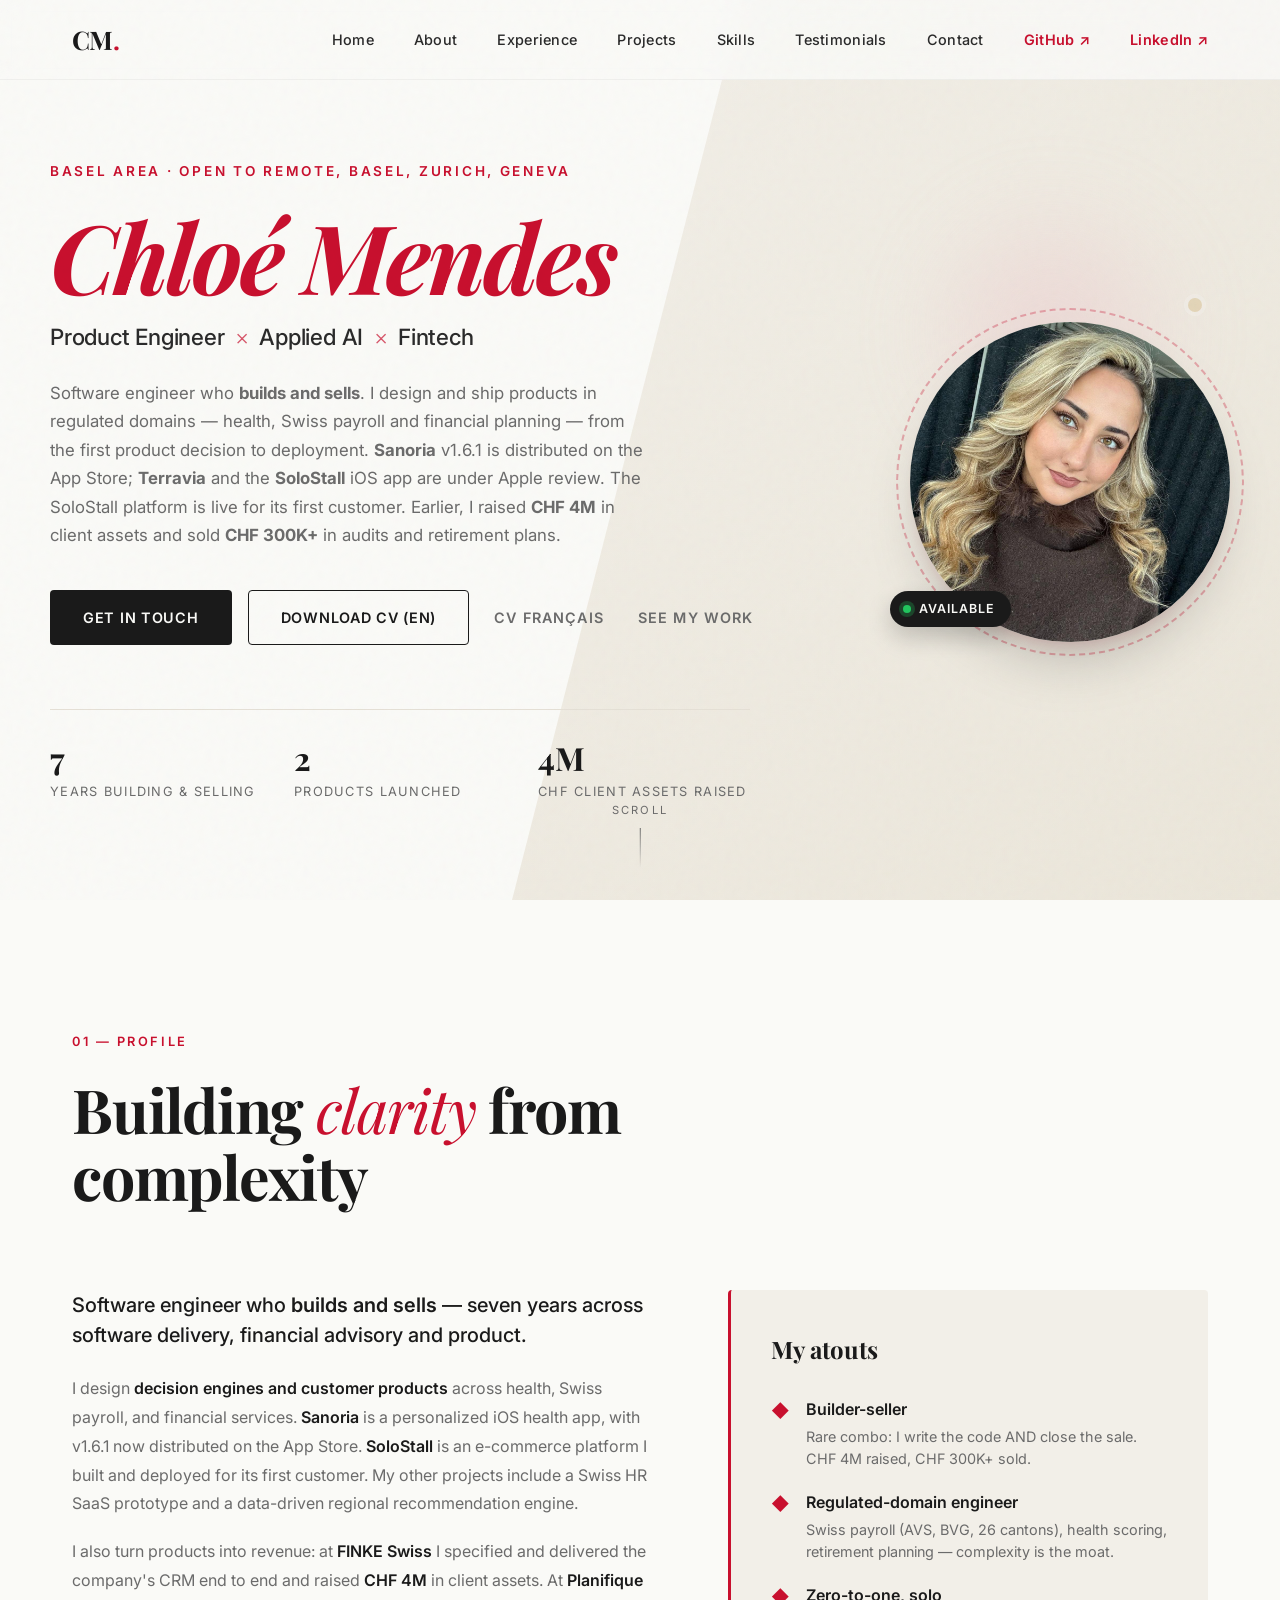
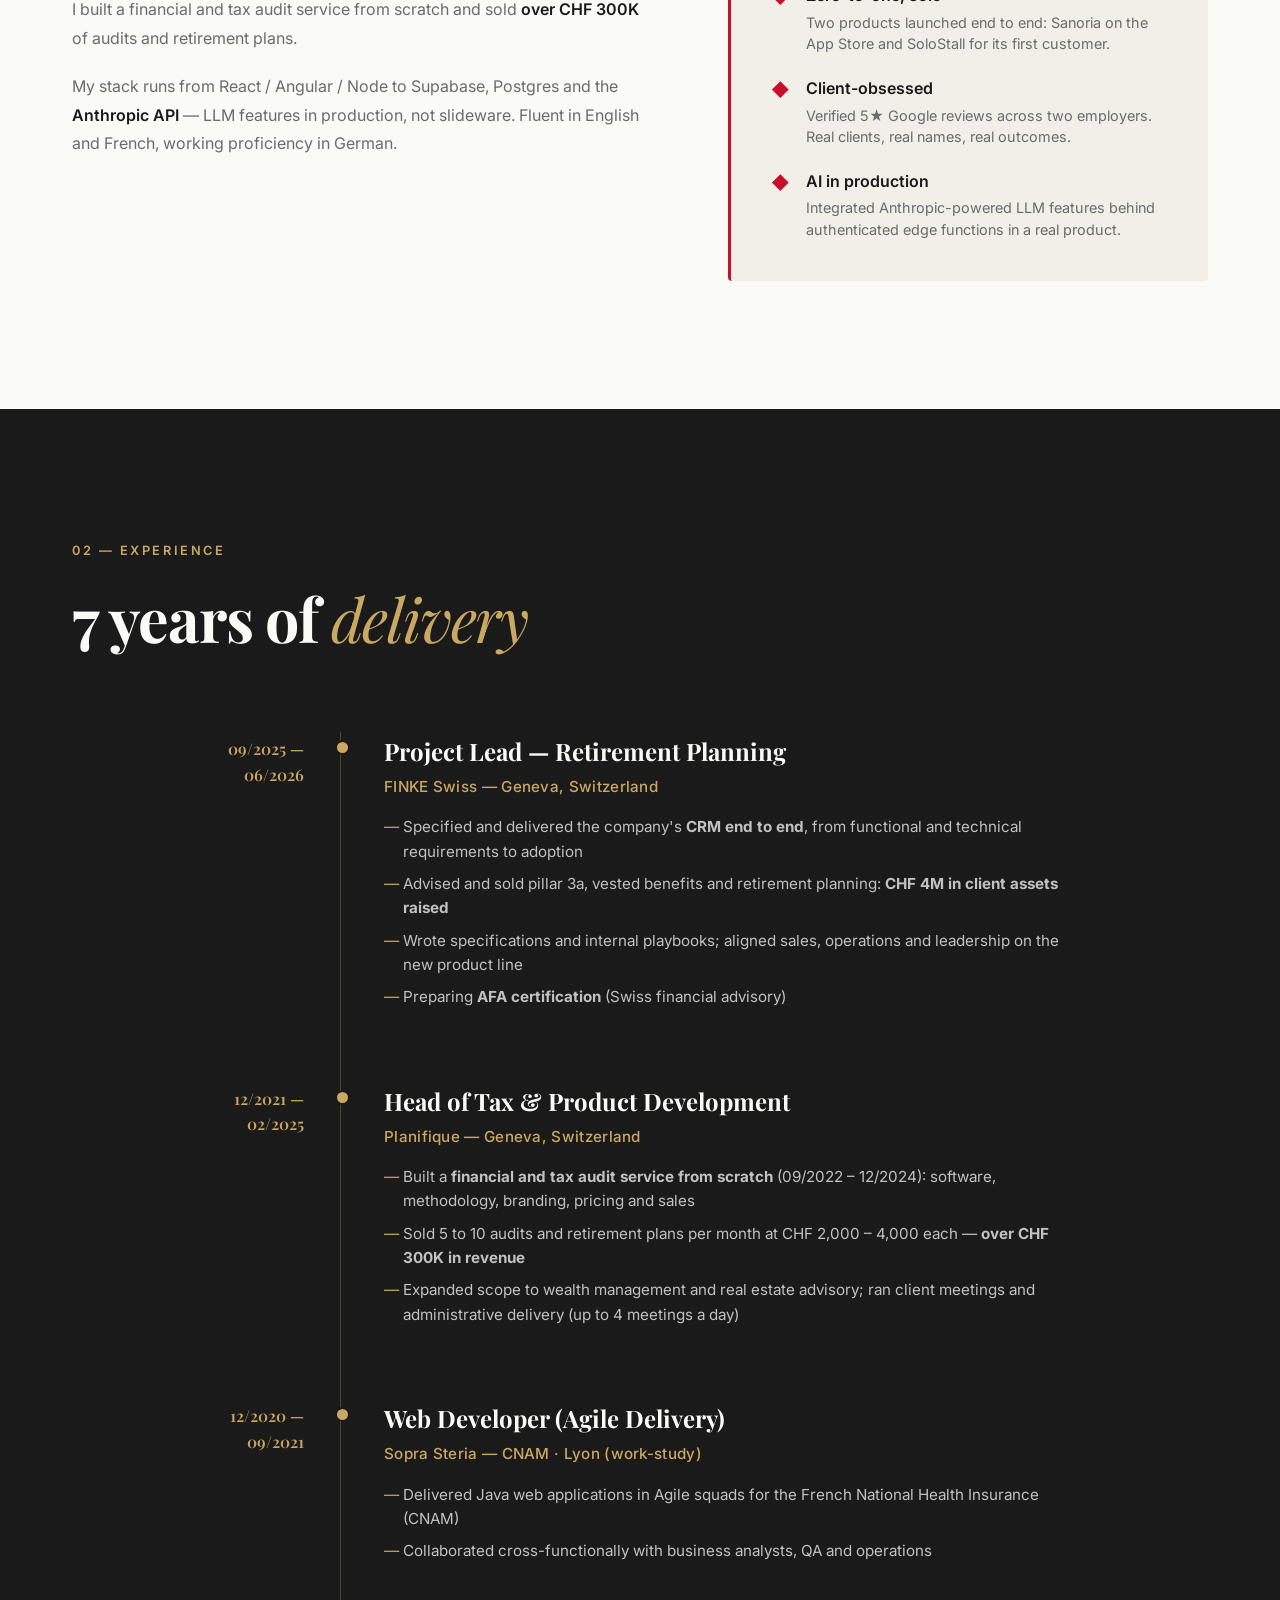
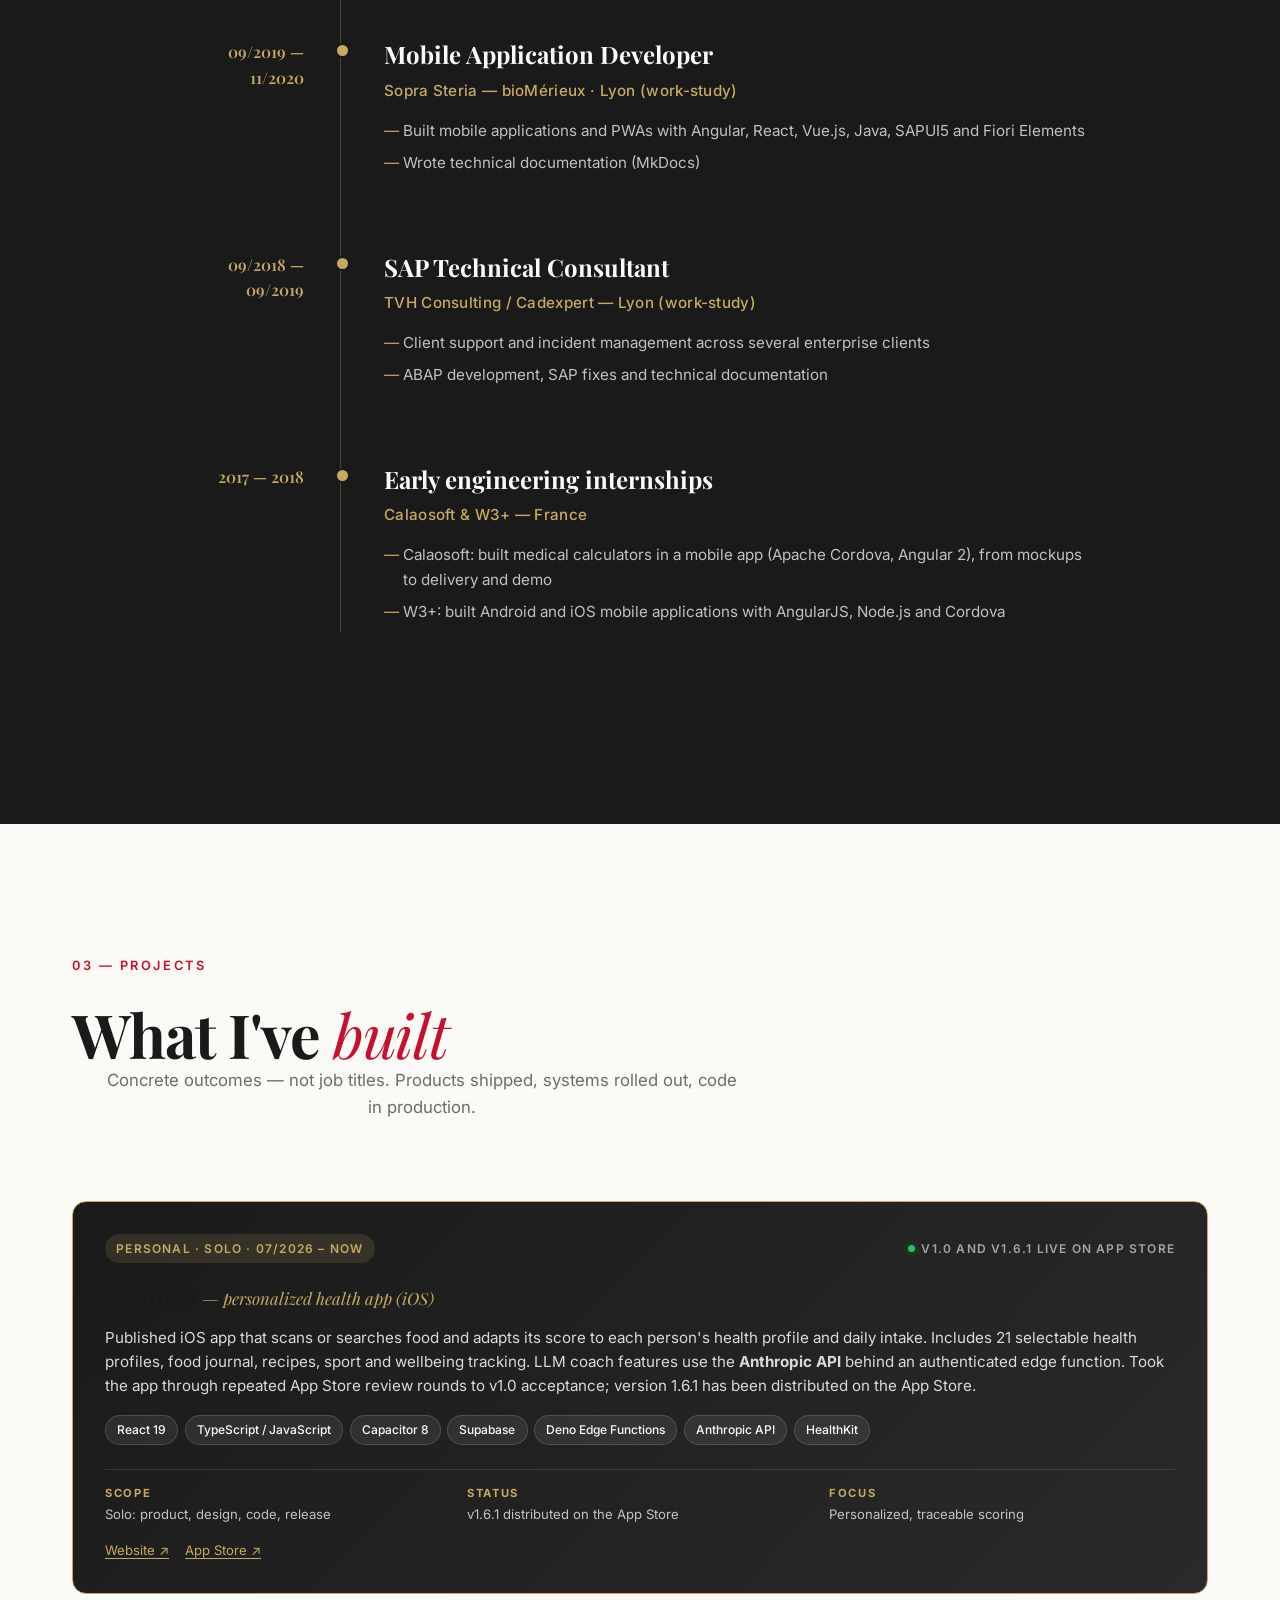
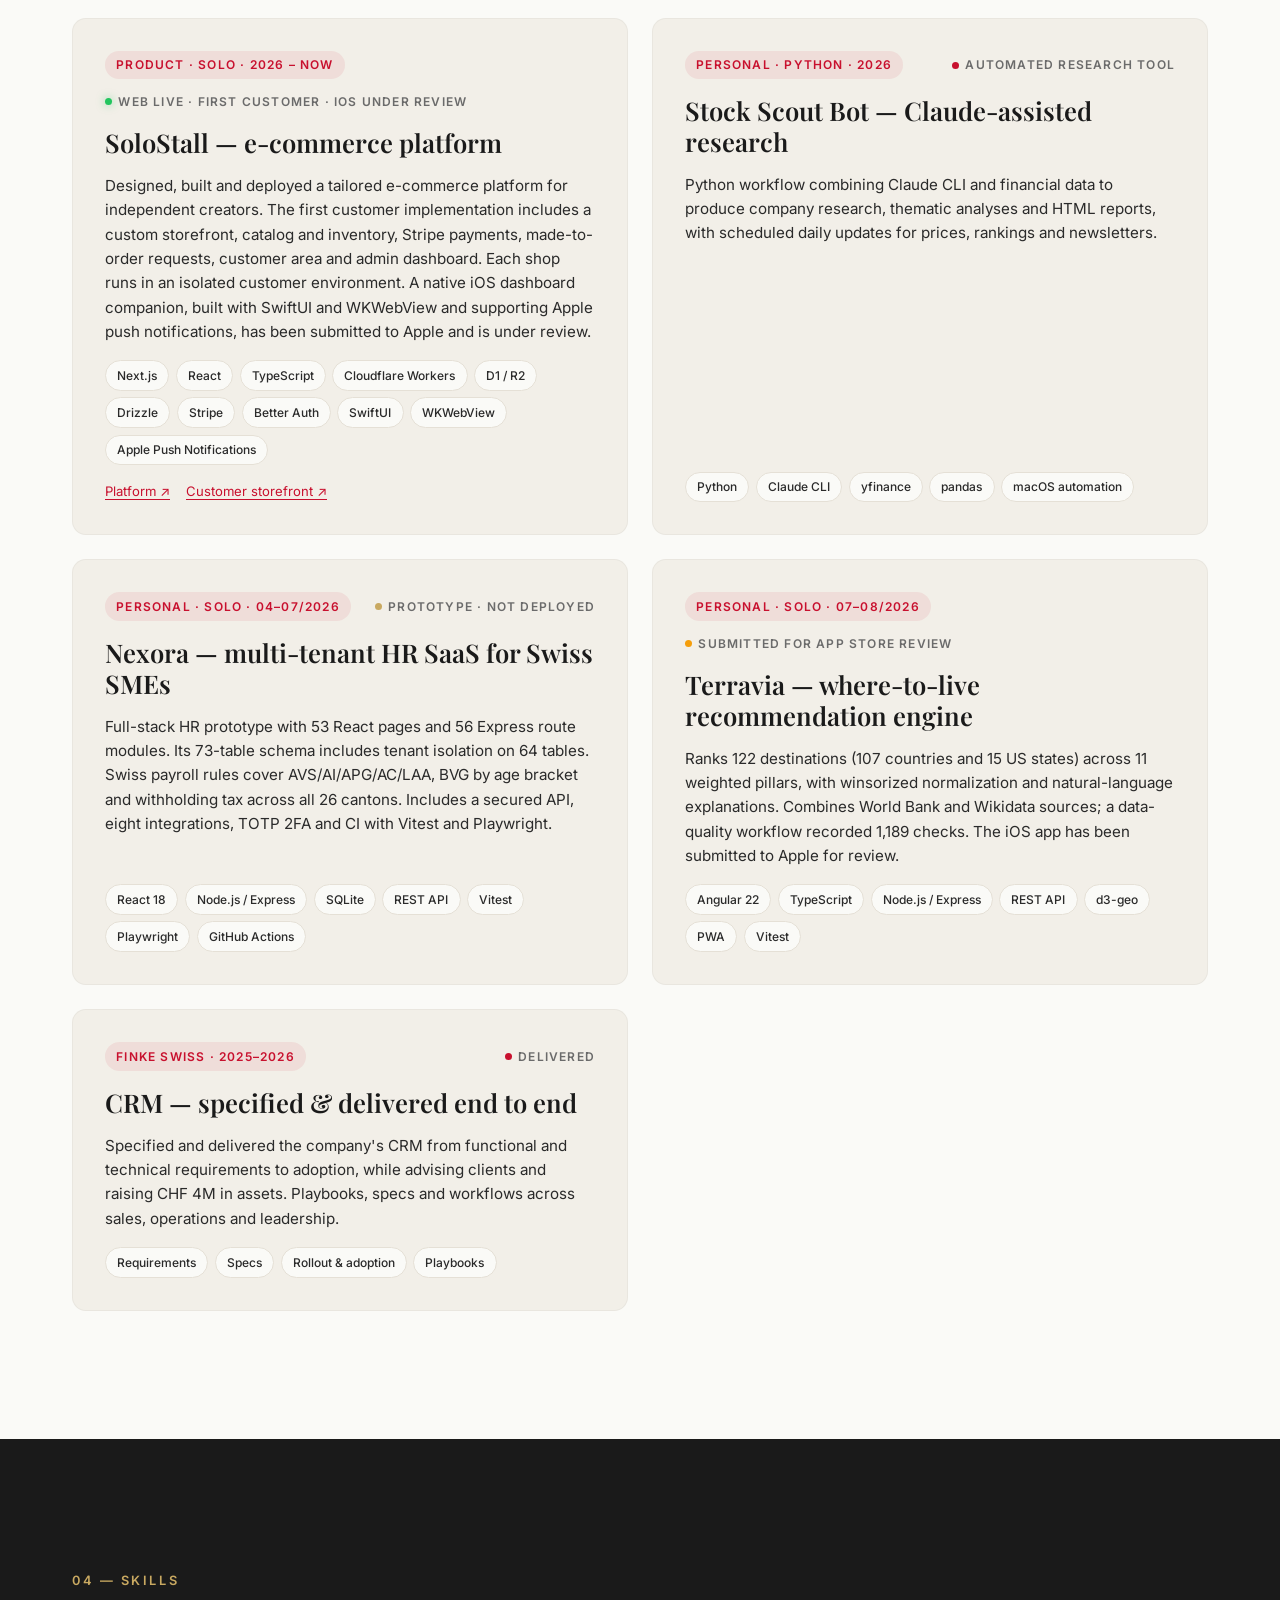
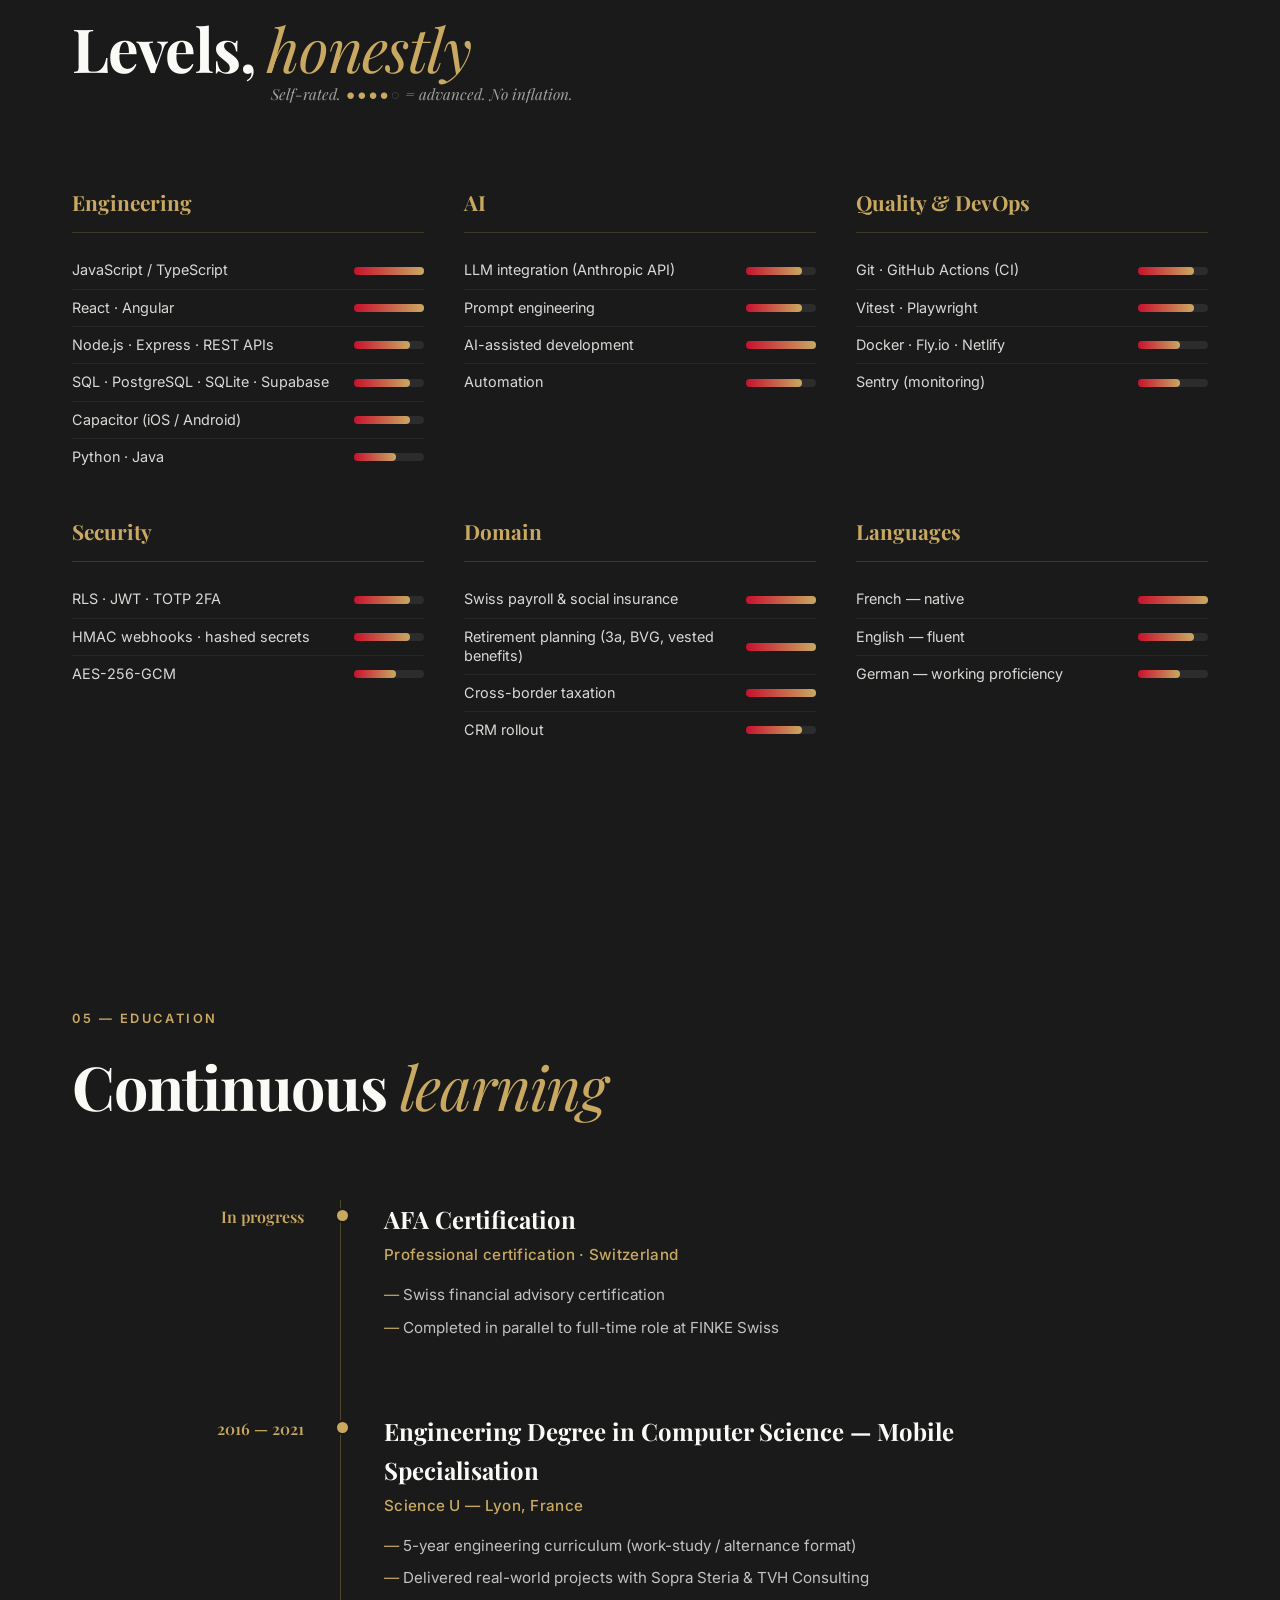
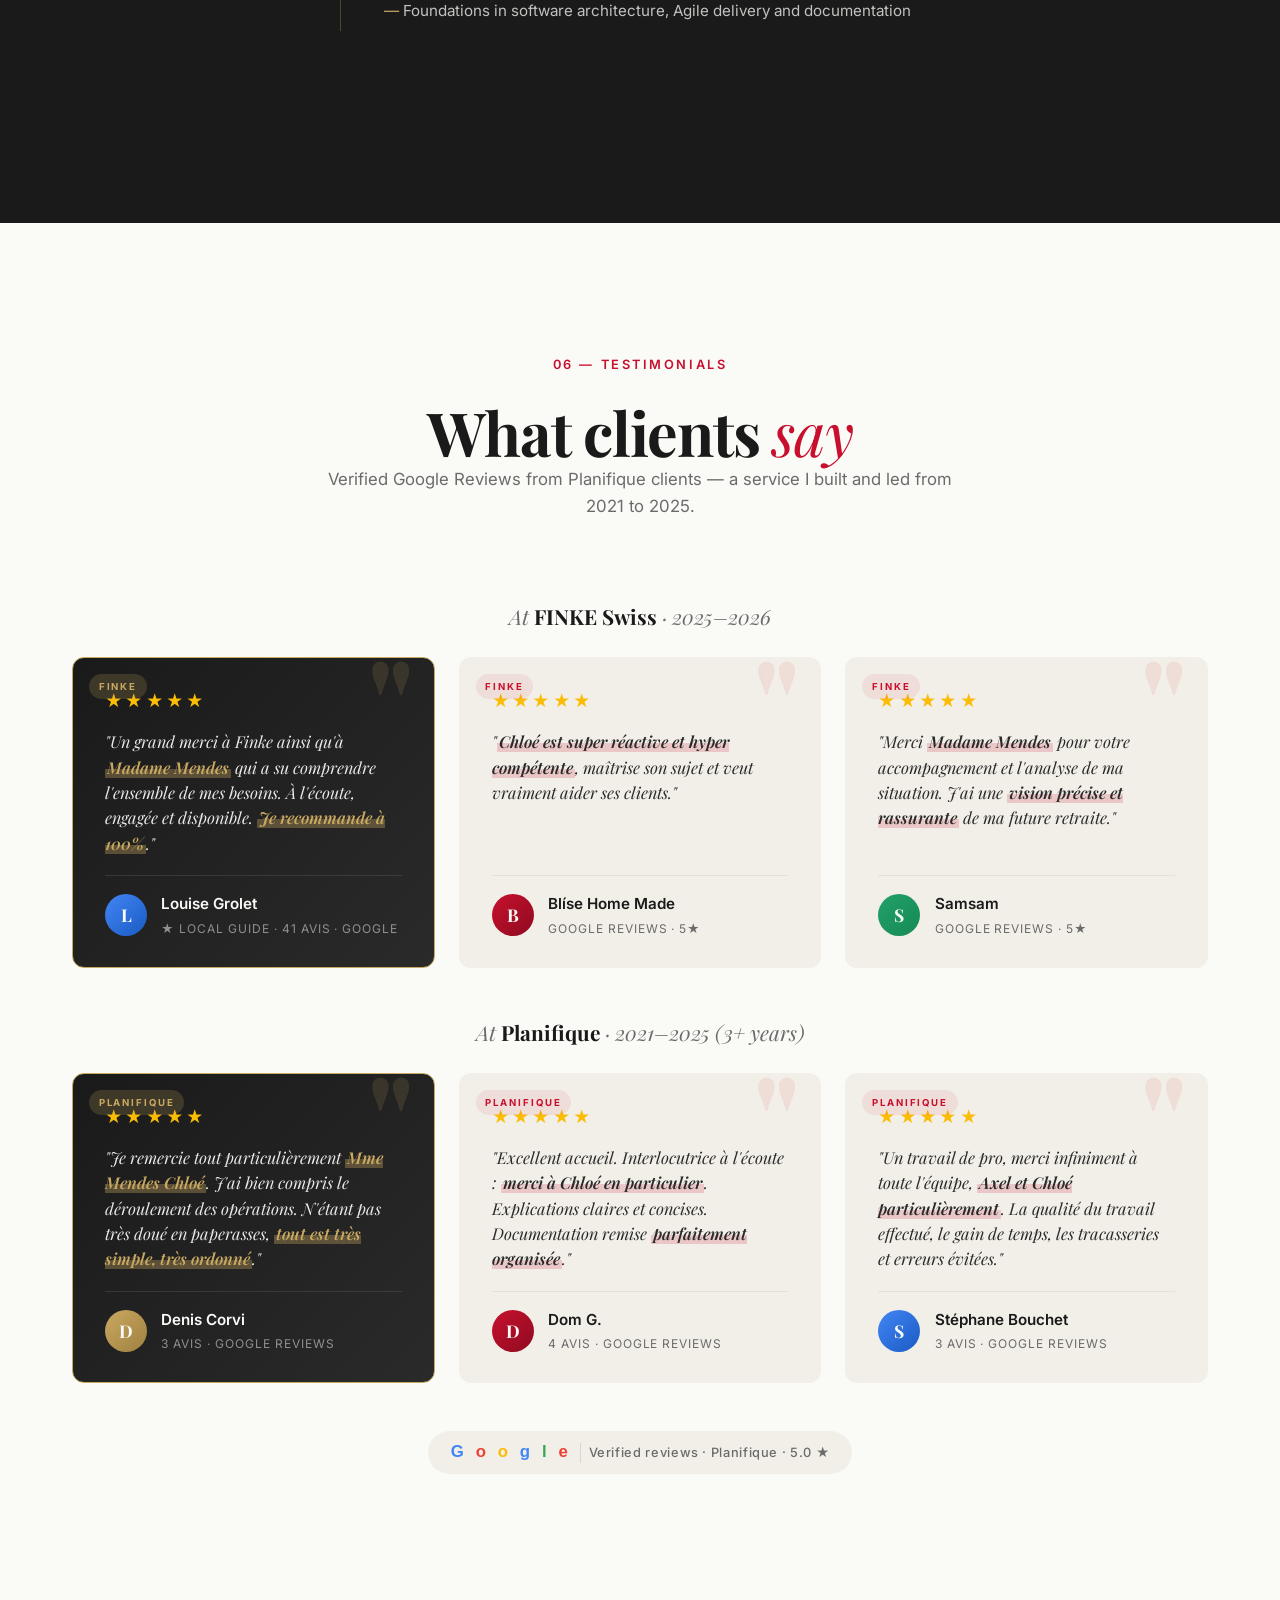
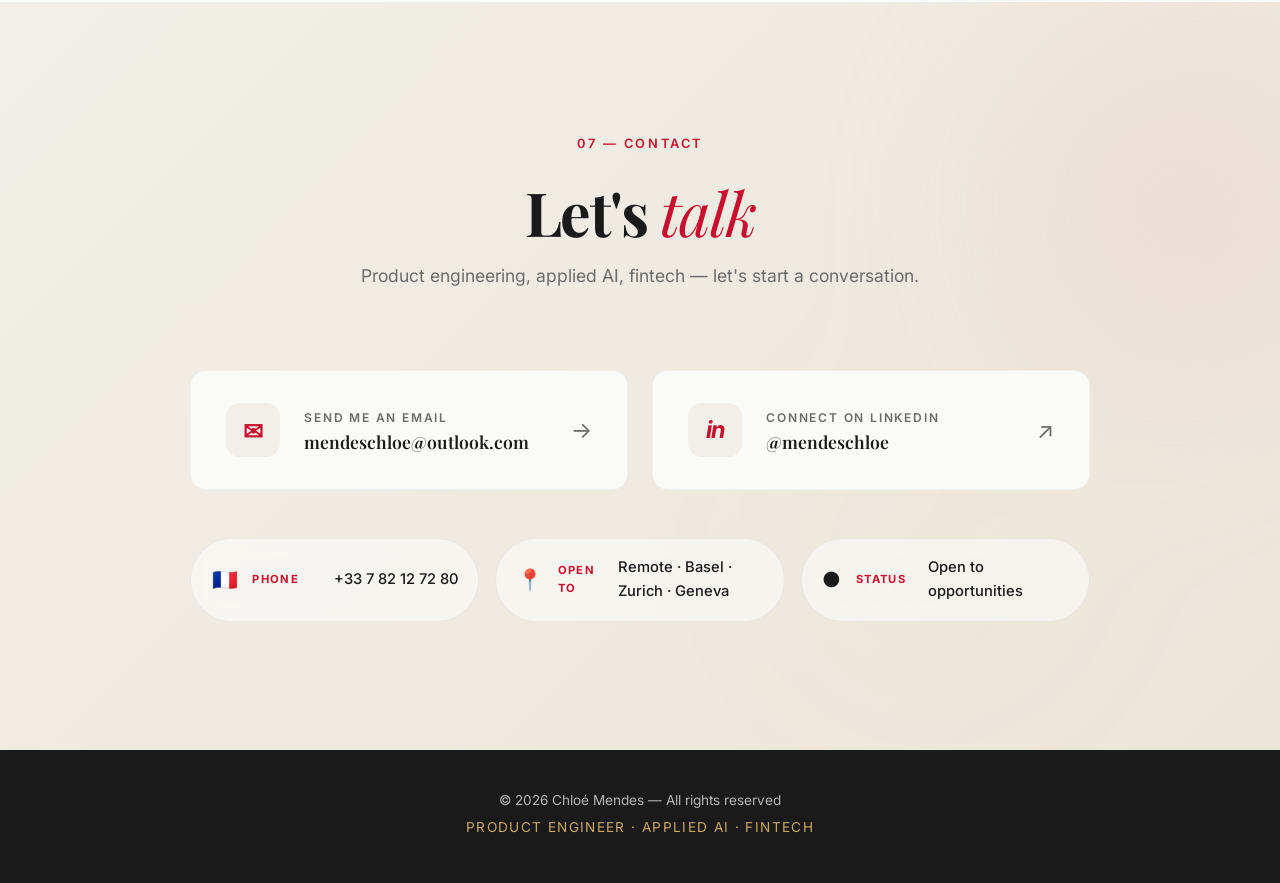
<file: index.html>
<!DOCTYPE html>
<html lang="en">
<head>
    <meta charset="UTF-8">
    <meta name="viewport" content="width=device-width, initial-scale=1.0">
    <meta name="description" content="Chloé Mendes — Product Engineer, Applied AI & Fintech. Sanoria v1.6.1 is distributed on the App Store; Terravia and the SoloStall iOS app are under Apple review. SoloStall also serves its first customer. Basel area — open to remote.">
    <meta property="og:title" content="Chloé Mendes — Product Engineer × Applied AI × Fintech">
    <meta property="og:description" content="Software engineer who builds and sells. Sanoria is live, Terravia is submitted to Apple, and SoloStall is live with a first customer and an iOS app nearing launch. Swiss fintech and product experience.">
    <meta property="og:type" content="profile">
    <meta name="twitter:card" content="summary_large_image">
    <title>Chloé Mendes — Product Engineer × Applied AI × Fintech</title>
    <link rel="preconnect" href="https://fonts.googleapis.com">
    <link rel="preconnect" href="https://fonts.gstatic.com" crossorigin>
    <link href="https://fonts.googleapis.com/css2?family=Inter:wght@300;400;500;600;700;800&family=Playfair+Display:wght@400;600;700&display=swap" rel="stylesheet">
    <link rel="stylesheet" href="styles.css">
</head>
<body>
    <nav class="navbar">
        <div class="nav-container">
            <a href="#home" class="nav-logo">CM<span>.</span></a>
            <ul class="nav-menu">
                <li><a href="#home">Home</a></li>
                <li><a href="#about">About</a></li>
                <li><a href="#experience">Experience</a></li>
                <li><a href="#projects">Projects</a></li>
                <li><a href="#skills">Skills</a></li>
                <li><a href="#testimonials">Testimonials</a></li>
                <li><a href="#contact">Contact</a></li>
                <li><a href="https://github.com/chlaze" target="_blank" rel="noopener" class="nav-linkedin">GitHub ↗</a></li>
                <li><a href="https://www.linkedin.com/in/mendeschloe" target="_blank" rel="noopener" class="nav-linkedin">LinkedIn ↗</a></li>
            </ul>
            <button class="nav-toggle" aria-label="Menu">
                <span></span><span></span><span></span>
            </button>
        </div>
    </nav>

    <header id="home" class="hero">
        <div class="hero-bg"></div>
        <div class="hero-layout">
        <div class="hero-content">
            <p class="hero-eyebrow">Basel area · Open to remote, Basel, Zurich, Geneva</p>
            <h1 class="hero-title">Chloé <span>Mendes</span></h1>
            <h2 class="hero-subtitle">Product Engineer <span class="sep">×</span> Applied AI <span class="sep">×</span> Fintech</h2>
            <p class="hero-description">
                Software engineer who <strong>builds and sells</strong>. I design and ship products in
                regulated domains — health, Swiss payroll and financial planning — from the first product
                decision to deployment. <strong>Sanoria</strong> v1.6.1 is distributed on the App Store; <strong>Terravia</strong> and the <strong>SoloStall</strong> iOS app are under Apple review. The SoloStall platform is live for its first customer. Earlier, I raised <strong>CHF 4M</strong> in client assets and
                sold <strong>CHF 300K+</strong> in audits and retirement plans.
            </p>
            <div class="hero-actions">
                <a href="#contact" class="btn btn-primary">Get in touch</a>
                <a href="CV_ATS.pdf" class="btn btn-secondary" download>Download CV (EN)</a>
                <a href="CV_ATS_FR.pdf" class="btn btn-ghost" download>CV français</a>
                <a href="#experience" class="btn btn-ghost">See my work</a>
            </div>
            <div class="hero-stats">
                <div class="stat">
                    <span class="stat-number">7</span>
                    <span class="stat-label">Years building &amp; selling</span>
                </div>
                <div class="stat">
                    <span class="stat-number">2</span>
                    <span class="stat-label">Products launched</span>
                </div>
                <div class="stat">
                    <span class="stat-number">4M</span>
                    <span class="stat-label">CHF client assets raised</span>
                </div>
            </div>
        </div>

        <div class="hero-photo">
            <div class="hero-photo-frame">
                <img src="chloe.jpg" alt="Chloé Mendes" onerror="this.parentElement.classList.add('no-photo'); this.style.display='none';">
                <div class="hero-photo-placeholder">CM</div>
            </div>
            <div class="hero-photo-ring"></div>
            <div class="hero-photo-badge">
                <span class="hero-photo-badge-dot"></span>
                Available
            </div>
        </div>
        </div>
        <div class="hero-scroll">
            <span>Scroll</span>
            <div class="scroll-line"></div>
        </div>
    </header>

    <section id="about" class="section">
        <div class="container">
            <div class="section-header">
                <span class="section-tag">01 — Profile</span>
                <h2 class="section-title">Building <em>clarity</em> from complexity</h2>
            </div>
            <div class="about-grid">
                <div class="about-text">
                    <p class="lead">
                        Software engineer who <strong>builds and sells</strong> — seven years across
                        software delivery, financial advisory and product.
                    </p>
                    <p>
                        I design <strong>decision engines and customer products</strong> across health, Swiss payroll,
                        and financial services. <strong>Sanoria</strong> is a personalized iOS health app, with v1.6.1 now distributed on the App Store. <strong>SoloStall</strong> is an e-commerce
                        platform I built and deployed for its first customer. My other projects include a Swiss
                        HR SaaS prototype and a data-driven regional recommendation engine.
                    </p>
                    <p>
                        I also turn products into revenue: at <strong>FINKE Swiss</strong> I specified and
                        delivered the company's CRM end to end and raised <strong>CHF 4M</strong> in client
                        assets. At <strong>Planifique</strong> I built a financial and tax audit service from
                        scratch and sold <strong>over CHF 300K</strong> of audits and retirement plans.
                    </p>
                    <p>
                        My stack runs from React / Angular / Node to Supabase, Postgres and the
                        <strong>Anthropic API</strong> — LLM features in production, not slideware.
                        Fluent in English and French, working proficiency in German.</p>
                </div>
                <div class="about-card">
                    <h3>My atouts</h3>
                    <ul class="about-list">
                        <li>
                            <span class="list-icon">◆</span>
                            <div>
                                <strong>Builder-seller</strong>
                                <p>Rare combo: I write the code AND close the sale. CHF 4M raised, CHF 300K+ sold.</p>
                            </div>
                        </li>
                        <li>
                            <span class="list-icon">◆</span>
                            <div>
                                <strong>Regulated-domain engineer</strong>
                                <p>Swiss payroll (AVS, BVG, 26 cantons), health scoring, retirement planning — complexity is the moat.</p>
                            </div>
                        </li>
                        <li>
                            <span class="list-icon">◆</span>
                            <div>
                                <strong>Zero-to-one, solo</strong>
                                <p>Two products launched end to end: Sanoria on the App Store and SoloStall for its first customer.</p>
                            </div>
                        </li>
                        <li>
                            <span class="list-icon">◆</span>
                            <div>
                                <strong>Client-obsessed</strong>
                                <p>Verified 5★ Google reviews across two employers. Real clients, real names, real outcomes.</p>
                            </div>
                        </li>
                        <li>
                            <span class="list-icon">◆</span>
                            <div>
                                <strong>AI in production</strong>
                                <p>Integrated Anthropic-powered LLM features behind authenticated edge functions in a real product.</p>
                            </div>
                        </li>
                    </ul>
                </div>
            </div>
        </div>
    </section>

    <section id="experience" class="section section-dark">
        <div class="container">
            <div class="section-header">
                <span class="section-tag">02 — Experience</span>
                <h2 class="section-title">7 years of <em>delivery</em></h2>
            </div>
            <div class="timeline">
                <article class="timeline-item">
                    <div class="timeline-date">09/2025 — 06/2026</div>
                    <div class="timeline-content">
                        <h3>Project Lead — Retirement Planning</h3>
                        <p class="timeline-company">FINKE Swiss — Geneva, Switzerland</p>
                        <ul>
                            <li>Specified and delivered the company's <strong>CRM end to end</strong>, from functional and technical requirements to adoption</li>
                            <li>Advised and sold pillar 3a, vested benefits and retirement planning: <strong>CHF 4M in client assets raised</strong></li>
                            <li>Wrote specifications and internal playbooks; aligned sales, operations and leadership on the new product line</li>
                            <li>Preparing <strong>AFA certification</strong> (Swiss financial advisory)</li>
                        </ul>
                    </div>
                </article>

                <article class="timeline-item">
                    <div class="timeline-date">12/2021 — 02/2025</div>
                    <div class="timeline-content">
                        <h3>Head of Tax &amp; Product Development</h3>
                        <p class="timeline-company">Planifique — Geneva, Switzerland</p>
                        <ul>
                            <li>Built a <strong>financial and tax audit service from scratch</strong> (09/2022 – 12/2024): software, methodology, branding, pricing and sales</li>
                            <li>Sold 5 to 10 audits and retirement plans per month at CHF 2,000 – 4,000 each — <strong>over CHF 300K in revenue</strong></li>
                            <li>Expanded scope to wealth management and real estate advisory; ran client meetings and administrative delivery (up to 4 meetings a day)</li>
                        </ul>
                    </div>
                </article>

                <article class="timeline-item">
                    <div class="timeline-date">12/2020 — 09/2021</div>
                    <div class="timeline-content">
                        <h3>Web Developer (Agile Delivery)</h3>
                        <p class="timeline-company">Sopra Steria — CNAM · Lyon (work-study)</p>
                        <ul>
                            <li>Delivered Java web applications in Agile squads for the French National Health Insurance (CNAM)</li>
                            <li>Collaborated cross-functionally with business analysts, QA and operations</li>
                        </ul>
                    </div>
                </article>

                <article class="timeline-item">
                    <div class="timeline-date">09/2019 — 11/2020</div>
                    <div class="timeline-content">
                        <h3>Mobile Application Developer</h3>
                        <p class="timeline-company">Sopra Steria — bioMérieux · Lyon (work-study)</p>
                        <ul>
                            <li>Built mobile applications and PWAs with Angular, React, Vue.js, Java, SAPUI5 and Fiori Elements</li>
                            <li>Wrote technical documentation (MkDocs)</li>
                        </ul>
                    </div>
                </article>

                <article class="timeline-item">
                    <div class="timeline-date">09/2018 — 09/2019</div>
                    <div class="timeline-content">
                        <h3>SAP Technical Consultant</h3>
                        <p class="timeline-company">TVH Consulting / Cadexpert — Lyon (work-study)</p>
                        <ul>
                            <li>Client support and incident management across several enterprise clients</li>
                            <li>ABAP development, SAP fixes and technical documentation</li>
                        </ul>
                    </div>
                </article>

                <article class="timeline-item">
                    <div class="timeline-date">2017 — 2018</div>
                    <div class="timeline-content">
                        <h3>Early engineering internships</h3>
                        <p class="timeline-company">Calaosoft &amp; W3+ — France</p>
                        <ul>
                            <li>Calaosoft: built medical calculators in a mobile app (Apache Cordova, Angular 2), from mockups to delivery and demo</li>
                            <li>W3+: built Android and iOS mobile applications with AngularJS, Node.js and Cordova</li>
                        </ul>
                    </div>
                </article>
            </div>
        </div>
    </section>

    <section id="projects" class="section">
        <div class="container">
            <div class="section-header">
                <span class="section-tag">03 — Projects</span>
                <h2 class="section-title">What I've <em>built</em></h2>
                <p class="projects-lead">Concrete outcomes — not job titles. Products shipped, systems rolled out, code in production.</p>
            </div>

            <div class="projects-grid">
                <article class="project-card project-featured">
                    <div class="project-meta">
                        <span class="project-tag">Personal · Solo · 07/2026 – now</span>
                        <span class="project-status"><span class="status-dot status-live"></span>v1.0 and v1.6.1 live on App Store</span>
                    </div>
                    <h3>Sanoria <span class="project-subtitle">— personalized health app (iOS)</span></h3>
                    <p class="project-description">
                        Published iOS app that scans or searches food and adapts its score to each person's
                        health profile and daily intake. Includes 21 selectable health profiles, food journal,
                        recipes, sport and wellbeing tracking. LLM coach features use the <strong>Anthropic API</strong>
                        behind an authenticated edge function. Took the app through repeated App Store review
                        rounds to v1.0 acceptance; version 1.6.1 has been distributed on the App Store.
                    </p>
                    <div class="project-stack">
                        <span>React 19</span><span>TypeScript / JavaScript</span><span>Capacitor 8</span>
                        <span>Supabase</span><span>Deno Edge Functions</span><span>Anthropic API</span><span>HealthKit</span>
                    </div>
                    <div class="project-highlights">
                        <div><strong>Scope</strong>Solo: product, design, code, release</div>
                        <div><strong>Status</strong>v1.6.1 distributed on the App Store</div>
                        <div><strong>Focus</strong>Personalized, traceable scoring</div>
                    </div>
                    <div class="project-links"><a href="https://sanoria.app/" target="_blank" rel="noopener">Website ↗</a><a href="https://apps.apple.com/fr/app/sanoria/id6807961609" target="_blank" rel="noopener">App Store ↗</a></div>
                </article>

                <article class="project-card">
                    <div class="project-meta">
                        <span class="project-tag">Product · Solo · 2026 – now</span>
                        <span class="project-status"><span class="status-dot status-live"></span>Web live · first customer · iOS under review</span>
                    </div>
                    <h3>SoloStall — e-commerce platform</h3>
                    <p class="project-description">
                        Designed, built and deployed a tailored e-commerce platform for independent creators.
                        The first customer implementation includes a custom storefront, catalog and inventory,
                        Stripe payments, made-to-order requests, customer area and admin dashboard. Each shop
                        runs in an isolated customer environment. A native iOS dashboard companion, built with SwiftUI and WKWebView and supporting Apple push notifications, has been submitted to Apple and is under review.
                    </p>
                    <div class="project-stack">
                        <span>Next.js</span><span>React</span><span>TypeScript</span><span>Cloudflare Workers</span>
                        <span>D1 / R2</span><span>Drizzle</span><span>Stripe</span><span>Better Auth</span><span>SwiftUI</span><span>WKWebView</span><span>Apple Push Notifications</span>
                    </div>
                    <div class="project-links"><a href="https://solostall.com/" target="_blank" rel="noopener">Platform ↗</a><a href="https://madcreation.solostall.com/" target="_blank" rel="noopener">Customer storefront ↗</a></div>
                </article>

                <article class="project-card">
                    <div class="project-meta">
                        <span class="project-tag">Personal · Python · 2026</span>
                        <span class="project-status"><span class="status-dot status-done"></span>Automated research tool</span>
                    </div>
                    <h3>Stock Scout Bot — Claude-assisted research</h3>
                    <p class="project-description">
                        Python workflow combining Claude CLI and financial data to produce company research,
                        thematic analyses and HTML reports, with scheduled daily updates for prices, rankings
                        and newsletters.
                    </p>
                    <div class="project-stack"><span>Python</span><span>Claude CLI</span><span>yfinance</span><span>pandas</span><span>macOS automation</span></div>
                </article>

                <article class="project-card">
                    <div class="project-meta">
                        <span class="project-tag">Personal · Solo · 04–07/2026</span>
                        <span class="project-status"><span class="status-dot status-learn"></span>Prototype · not deployed</span>
                    </div>
                    <h3>Nexora — multi-tenant HR SaaS for Swiss SMEs</h3>
                    <p class="project-description">
                        Full-stack HR prototype with 53 React pages and 56 Express route modules. Its 73-table
                        schema includes tenant isolation on 64 tables. Swiss payroll rules cover AVS/AI/APG/AC/LAA,
                        BVG by age bracket and withholding tax across all 26 cantons. Includes a secured API,
                        eight integrations, TOTP 2FA and CI with Vitest and Playwright.
                    </p>
                    <div class="project-stack"><span>React 18</span><span>Node.js / Express</span><span>SQLite</span><span>REST API</span><span>Vitest</span><span>Playwright</span><span>GitHub Actions</span></div>
                </article>

                <article class="project-card">
                    <div class="project-meta">
                        <span class="project-tag">Personal · Solo · 07–08/2026</span>
                        <span class="project-status"><span class="status-dot status-progress"></span>Submitted for App Store review</span>
                    </div>
                    <h3>Terravia — where-to-live recommendation engine</h3>
                    <p class="project-description">
                        Ranks 122 destinations (107 countries and 15 US states) across 11 weighted pillars, with winsorized
                        normalization and natural-language explanations. Combines World Bank and Wikidata sources;
                        a data-quality workflow recorded 1,189 checks. The iOS app has been submitted to Apple for review.
                    </p>
                    <div class="project-stack"><span>Angular 22</span><span>TypeScript</span><span>Node.js / Express</span><span>REST API</span><span>d3-geo</span><span>PWA</span><span>Vitest</span></div>
                </article>

                <article class="project-card">
                    <div class="project-meta">
                        <span class="project-tag">FINKE Swiss · 2025–2026</span>
                        <span class="project-status"><span class="status-dot status-done"></span>Delivered</span>
                    </div>
                    <h3>CRM — specified &amp; delivered end to end</h3>
                    <p class="project-description">
                        Specified and delivered the company's CRM from functional and technical requirements to
                        adoption, while advising clients and raising CHF 4M in assets. Playbooks, specs and
                        workflows across sales, operations and leadership.
                    </p>
                    <div class="project-stack"><span>Requirements</span><span>Specs</span><span>Rollout &amp; adoption</span><span>Playbooks</span></div>
                </article>
            </div>
        </div>
    </section>

    <section id="skills" class="section section-dark">
        <div class="container">
            <div class="section-header">
                <span class="section-tag">04 — Skills</span>
                <h2 class="section-title">Levels, <em>honestly</em></h2>
                <p class="skills-lead-dark">Self-rated. <span class="dot-full">●</span><span class="dot-full">●</span><span class="dot-full">●</span><span class="dot-full">●</span><span class="dot-empty">○</span> = advanced. No inflation.</p>
            </div>

            <div class="skills-matrix">
                <div class="skill-group-new">
                    <h3>Engineering</h3>
                    <div class="skill-row"><span class="skill-name">JavaScript / TypeScript</span><span class="skill-level" data-level="5"></span></div>
                    <div class="skill-row"><span class="skill-name">React · Angular</span><span class="skill-level" data-level="5"></span></div>
                    <div class="skill-row"><span class="skill-name">Node.js · Express · REST APIs</span><span class="skill-level" data-level="4"></span></div>
                    <div class="skill-row"><span class="skill-name">SQL · PostgreSQL · SQLite · Supabase</span><span class="skill-level" data-level="4"></span></div>
                    <div class="skill-row"><span class="skill-name">Capacitor (iOS / Android)</span><span class="skill-level" data-level="4"></span></div>
                    <div class="skill-row"><span class="skill-name">Python · Java</span><span class="skill-level" data-level="3"></span></div>
                </div>

                <div class="skill-group-new">
                    <h3>AI</h3>
                    <div class="skill-row"><span class="skill-name">LLM integration (Anthropic API)</span><span class="skill-level" data-level="4"></span></div>
                    <div class="skill-row"><span class="skill-name">Prompt engineering</span><span class="skill-level" data-level="4"></span></div>
                    <div class="skill-row"><span class="skill-name">AI-assisted development</span><span class="skill-level" data-level="5"></span></div>
                    <div class="skill-row"><span class="skill-name">Automation</span><span class="skill-level" data-level="4"></span></div>
                </div>

                <div class="skill-group-new">
                    <h3>Quality &amp; DevOps</h3>
                    <div class="skill-row"><span class="skill-name">Git · GitHub Actions (CI)</span><span class="skill-level" data-level="4"></span></div>
                    <div class="skill-row"><span class="skill-name">Vitest · Playwright</span><span class="skill-level" data-level="4"></span></div>
                    <div class="skill-row"><span class="skill-name">Docker · Fly.io · Netlify</span><span class="skill-level" data-level="3"></span></div>
                    <div class="skill-row"><span class="skill-name">Sentry (monitoring)</span><span class="skill-level" data-level="3"></span></div>
                </div>

                <div class="skill-group-new">
                    <h3>Security</h3>
                    <div class="skill-row"><span class="skill-name">RLS · JWT · TOTP 2FA</span><span class="skill-level" data-level="4"></span></div>
                    <div class="skill-row"><span class="skill-name">HMAC webhooks · hashed secrets</span><span class="skill-level" data-level="4"></span></div>
                    <div class="skill-row"><span class="skill-name">AES-256-GCM</span><span class="skill-level" data-level="3"></span></div>
                </div>

                <div class="skill-group-new">
                    <h3>Domain</h3>
                    <div class="skill-row"><span class="skill-name">Swiss payroll &amp; social insurance</span><span class="skill-level" data-level="5"></span></div>
                    <div class="skill-row"><span class="skill-name">Retirement planning (3a, BVG, vested benefits)</span><span class="skill-level" data-level="5"></span></div>
                    <div class="skill-row"><span class="skill-name">Cross-border taxation</span><span class="skill-level" data-level="5"></span></div>
                    <div class="skill-row"><span class="skill-name">CRM rollout</span><span class="skill-level" data-level="4"></span></div>
                </div>

                <div class="skill-group-new">
                    <h3>Languages</h3>
                    <div class="skill-row"><span class="skill-name">French — native</span><span class="skill-level" data-level="5"></span></div>
                    <div class="skill-row"><span class="skill-name">English — fluent</span><span class="skill-level" data-level="4"></span></div>
                    <div class="skill-row"><span class="skill-name">German — working proficiency</span><span class="skill-level" data-level="3"></span></div>
                </div>
            </div>
        </div>
    </section>

    <section id="education" class="section section-dark">
        <div class="container">
            <div class="section-header">
                <span class="section-tag">05 — Education</span>
                <h2 class="section-title">Continuous <em>learning</em></h2>
            </div>
            <div class="timeline">
                <article class="timeline-item">
                    <div class="timeline-date">In progress</div>
                    <div class="timeline-content">
                        <h3>AFA Certification</h3>
                        <p class="timeline-company">Professional certification · Switzerland</p>
                        <ul>
                            <li>Swiss financial advisory certification</li>
                            <li>Completed in parallel to full-time role at FINKE Swiss</li>
                        </ul>
                    </div>
                </article>
                <article class="timeline-item">
                    <div class="timeline-date">2016 — 2021</div>
                    <div class="timeline-content">
                        <h3>Engineering Degree in Computer Science — Mobile Specialisation</h3>
                        <p class="timeline-company">Science U — Lyon, France</p>
                        <ul>
                            <li>5-year engineering curriculum (work-study / alternance format)</li>
                            <li>Delivered real-world projects with Sopra Steria &amp; TVH Consulting</li>
                            <li>Foundations in software architecture, Agile delivery and documentation</li>
                        </ul>
                    </div>
                </article>
            </div>
        </div>
    </section>

    <section id="testimonials" class="section section-testimonials">
        <div class="container">
            <div class="section-header center">
                <span class="section-tag">06 — Testimonials</span>
                <h2 class="section-title">What clients <em>say</em></h2>
                <p class="testimonials-lead">Verified Google Reviews from Planifique clients — a service I built and led from 2021 to 2025.</p>
            </div>

            <h3 class="testimonials-subtitle">At <strong>FINKE Swiss</strong> · 2025–2026</h3>
            <div class="testimonials-grid">
                <article class="testimonial testimonial-featured">
                    <div class="testimonial-badge">FINKE</div>
                    <div class="testimonial-stars">★★★★★</div>
                    <blockquote class="testimonial-quote">
                        "Un grand merci à Finke ainsi qu'à <mark>Madame Mendes</mark> qui a su comprendre
                        l'ensemble de mes besoins. À l'écoute, engagée et disponible.
                        <mark>Je recommande à 100%</mark>."
                    </blockquote>
                    <div class="testimonial-author">
                        <div class="testimonial-avatar" style="background: linear-gradient(135deg, #4285F4, #1a5bc4);">L</div>
                        <div class="testimonial-meta">
                            <strong>Louise Grolet</strong>
                            <span>★ Local Guide · 41 avis · Google</span>
                        </div>
                    </div>
                </article>

                <article class="testimonial">
                    <div class="testimonial-badge">FINKE</div>
                    <div class="testimonial-stars">★★★★★</div>
                    <blockquote class="testimonial-quote">
                        "<mark>Chloé est super réactive et hyper compétente</mark>, maîtrise son sujet
                        et veut vraiment aider ses clients."
                    </blockquote>
                    <div class="testimonial-author">
                        <div class="testimonial-avatar" style="background: linear-gradient(135deg, #c8102e, #8e0b20);">B</div>
                        <div class="testimonial-meta">
                            <strong>Blíse Home Made</strong>
                            <span>Google Reviews · 5★</span>
                        </div>
                    </div>
                </article>

                <article class="testimonial">
                    <div class="testimonial-badge">FINKE</div>
                    <div class="testimonial-stars">★★★★★</div>
                    <blockquote class="testimonial-quote">
                        "Merci <mark>Madame Mendes</mark> pour votre accompagnement et l'analyse
                        de ma situation. J'ai une <mark>vision précise et rassurante</mark> de ma future retraite."
                    </blockquote>
                    <div class="testimonial-author">
                        <div class="testimonial-avatar" style="background: linear-gradient(135deg, #22a06b, #168a54);">S</div>
                        <div class="testimonial-meta">
                            <strong>Samsam</strong>
                            <span>Google Reviews · 5★</span>
                        </div>
                    </div>
                </article>
            </div>

            <h3 class="testimonials-subtitle">At <strong>Planifique</strong> · 2021–2025 (3+ years)</h3>
            <div class="testimonials-grid">
                <article class="testimonial testimonial-featured">
                    <div class="testimonial-badge">PLANIFIQUE</div>
                    <div class="testimonial-stars">★★★★★</div>
                    <blockquote class="testimonial-quote">
                        "Je remercie tout particulièrement <mark>Mme Mendes Chloé</mark>.
                        J'ai bien compris le déroulement des opérations. N'étant pas très doué en paperasses,
                        <mark>tout est très simple, très ordonné</mark>."
                    </blockquote>
                    <div class="testimonial-author">
                        <div class="testimonial-avatar" style="background: linear-gradient(135deg, #c9a961, #a08040);">D</div>
                        <div class="testimonial-meta">
                            <strong>Denis Corvi</strong>
                            <span>3 avis · Google Reviews</span>
                        </div>
                    </div>
                </article>

                <article class="testimonial">
                    <div class="testimonial-badge">PLANIFIQUE</div>
                    <div class="testimonial-stars">★★★★★</div>
                    <blockquote class="testimonial-quote">
                        "Excellent accueil. Interlocutrice à l'écoute : <mark>merci à Chloé en particulier</mark>.
                        Explications claires et concises. Documentation remise <mark>parfaitement organisée</mark>."
                    </blockquote>
                    <div class="testimonial-author">
                        <div class="testimonial-avatar" style="background: linear-gradient(135deg, #c8102e, #8e0b20);">D</div>
                        <div class="testimonial-meta">
                            <strong>Dom G.</strong>
                            <span>4 avis · Google Reviews</span>
                        </div>
                    </div>
                </article>

                <article class="testimonial">
                    <div class="testimonial-badge">PLANIFIQUE</div>
                    <div class="testimonial-stars">★★★★★</div>
                    <blockquote class="testimonial-quote">
                        "Un travail de pro, merci infiniment à toute l'équipe,
                        <mark>Axel et Chloé particulièrement</mark>. La qualité du travail effectué,
                        le gain de temps, les tracasseries et erreurs évitées."
                    </blockquote>
                    <div class="testimonial-author">
                        <div class="testimonial-avatar" style="background: linear-gradient(135deg, #4285F4, #1a5bc4);">S</div>
                        <div class="testimonial-meta">
                            <strong>Stéphane Bouchet</strong>
                            <span>3 avis · Google Reviews</span>
                        </div>
                    </div>
                </article>
            </div>

            <div class="testimonials-footer">
                <span class="google-badge">
                    <span class="g-letter g-blue">G</span><span class="g-letter g-red">o</span><span class="g-letter g-gold">o</span><span class="g-letter g-blue">g</span><span class="g-letter g-green">l</span><span class="g-letter g-red">e</span>
                    <span class="google-meta">Verified reviews · Planifique · 5.0 ★</span>
                </span>
            </div>
        </div>
    </section>

    <section id="contact" class="section section-contact">
        <div class="contact-bg-shape"></div>
        <div class="container">
            <div class="section-header center">
                <span class="section-tag">07 — Contact</span>
                <h2 class="section-title contact-title">Let's <em>talk</em></h2>
                <p class="contact-lead">Product engineering, applied AI, fintech — let's start a conversation.</p>
            </div>

            <div class="contact-primary">
                <a href="mailto:mendeschloe@outlook.com" class="contact-action" data-magnetic>
                    <span class="contact-action-icon">✉</span>
                    <span class="contact-action-body">
                        <span class="contact-action-label">Send me an email</span>
                        <span class="contact-action-value">mendeschloe@outlook.com</span>
                    </span>
                    <span class="contact-action-arrow">→</span>
                </a>
                <a href="https://www.linkedin.com/in/mendeschloe" target="_blank" rel="noopener" class="contact-action contact-action-alt" data-magnetic>
                    <span class="contact-action-icon">in</span>
                    <span class="contact-action-body">
                        <span class="contact-action-label">Connect on LinkedIn</span>
                        <span class="contact-action-value">@mendeschloe</span>
                    </span>
                    <span class="contact-action-arrow">↗</span>
                </a>
            </div>

            <div class="contact-secondary">
                <a href="tel:+33782127280" class="contact-pill">
                    <span class="flag">🇫🇷</span>
                    <span class="contact-pill-label">Phone</span>
                    <span class="contact-pill-value">+33 7 82 12 72 80</span>
                </a>
                <div class="contact-pill contact-pill-static">
                    <span class="flag">📍</span>
                    <span class="contact-pill-label">Open to</span>
                    <span class="contact-pill-value">Remote · Basel · Zurich · Geneva</span>
                </div>
                <div class="contact-pill contact-pill-static">
                    <span class="flag">●</span>
                    <span class="contact-pill-label">Status</span>
                    <span class="contact-pill-value">Open to opportunities</span>
                </div>
            </div>
        </div>
    </section>

    <footer class="footer">
        <div class="container">
            <p>© 2026 Chloé Mendes — All rights reserved</p>
            <p class="footer-sub">Product Engineer · Applied AI · Fintech</p>
        </div>
    </footer>

    <div class="scroll-progress"></div>
    <div class="cursor-glow"></div>

    <script src="script.js"></script>
</body>
</html>
</file>
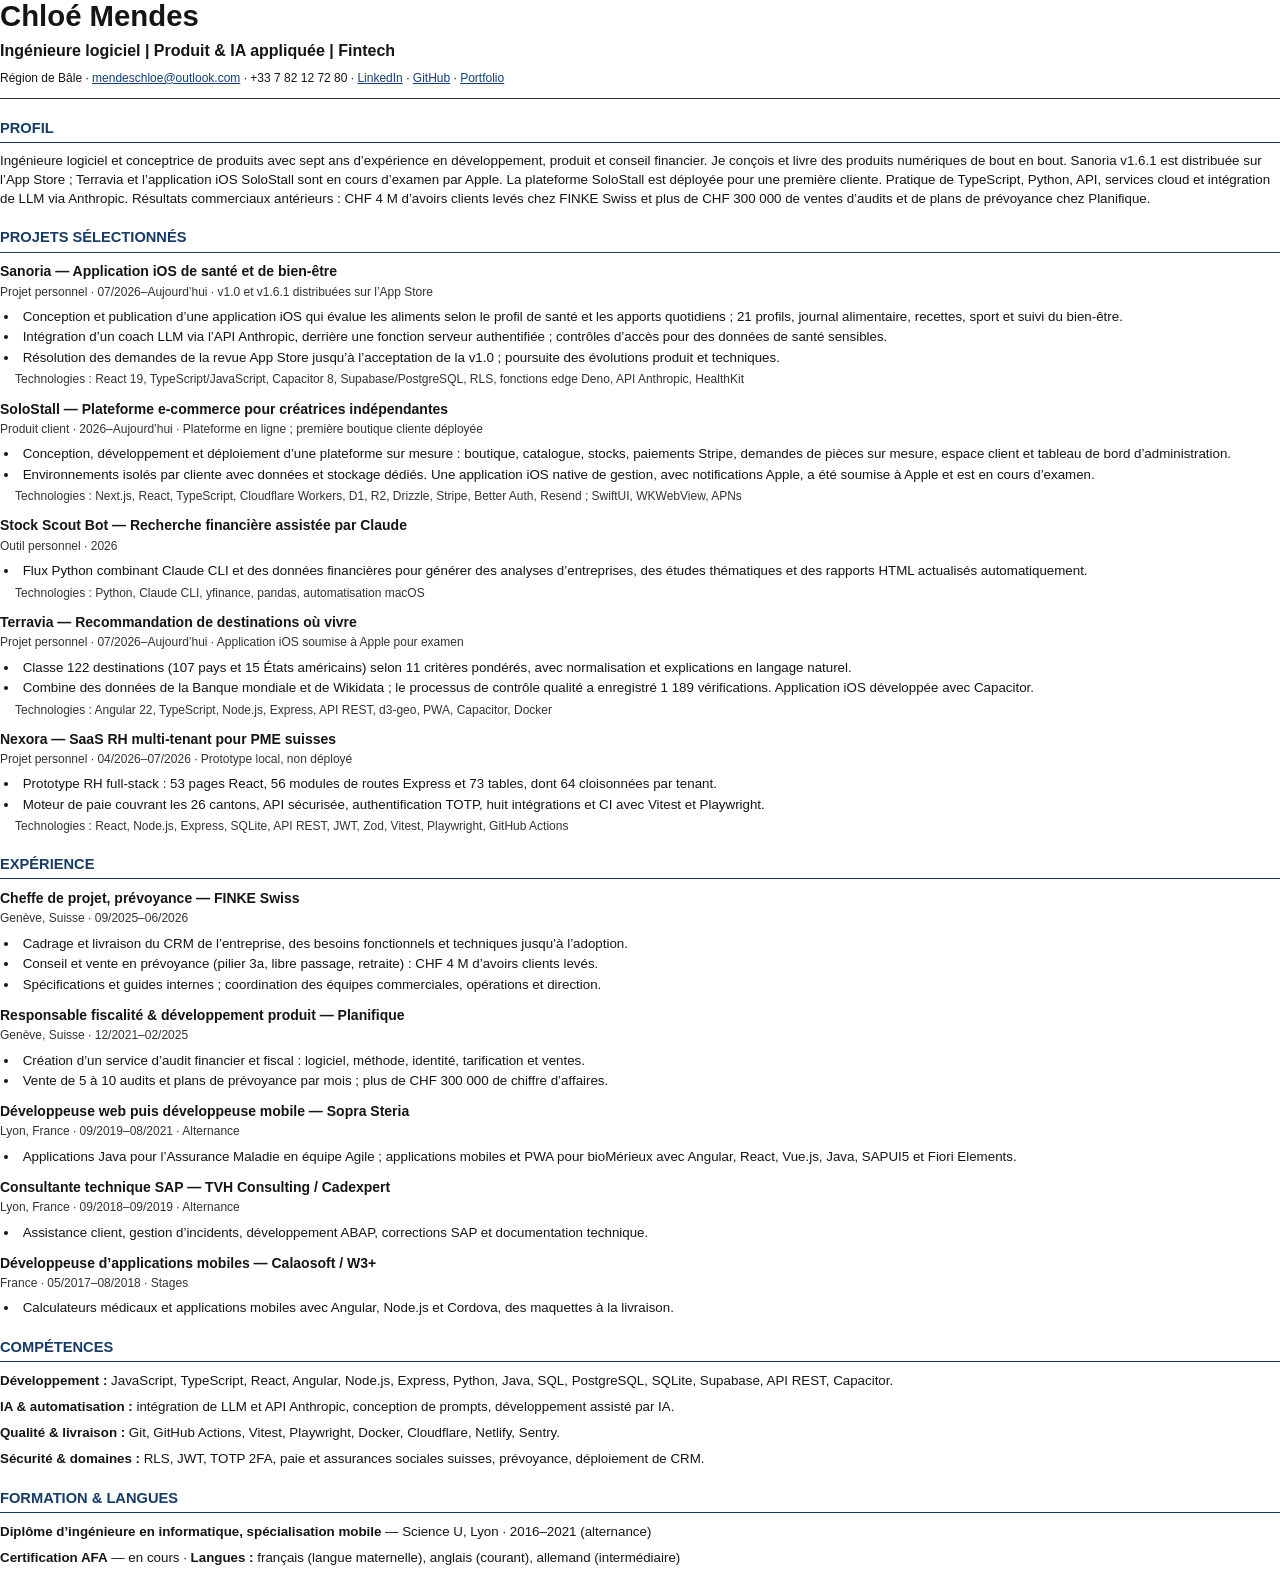
<file: cv-ats-fr.html>
<!doctype html>
<html lang="fr">
<head>
<meta charset="utf-8">
<meta name="viewport" content="width=device-width,initial-scale=1">
<title>Chloé Mendes — CV</title>
<style>
@page{size:A4;margin:15mm 18mm}*{box-sizing:border-box;margin:0;padding:0}body{font:10pt/1.4 Arial,Helvetica,sans-serif;color:#151515;background:#fff}h1{font-size:22pt;line-height:1.1;margin-bottom:2mm}h2{font-size:11pt;color:#173b67;text-transform:uppercase;border-bottom:1px solid #173b67;padding-bottom:1mm;margin:5mm 0 2.5mm}p{margin:0 0 2mm}.title{font-size:12pt;font-weight:bold}.contact{font-size:9pt;border-bottom:1px solid #333;padding-bottom:3mm;margin:2mm 0 4mm}.item{margin:0 0 3mm;break-inside:avoid}.item h3{font-size:10.5pt;margin-bottom:.5mm}.meta,.stack{font-size:9pt;color:#333}.stack{margin:1mm 0 0 4mm}ul{margin:1mm 0 0 5mm}li{padding-left:1mm;margin-bottom:.5mm}a{color:#123f76}@media print{a{color:inherit;text-decoration:none}}
</style>
</head><body>
<h1>Chloé Mendes</h1>
<p class="title">Ingénieure logiciel | Produit &amp; IA appliquée | Fintech</p>
<p class="contact">Région de Bâle · <a href="mailto:mendeschloe@outlook.com">mendeschloe@outlook.com</a> · +33 7 82 12 72 80 · <a href="https://linkedin.com/in/mendeschloe">LinkedIn</a> · <a href="https://github.com/chlaze">GitHub</a> · <a href="https://chlaze.github.io/CV/">Portfolio</a></p>
<h2>Profil</h2>
<p>Ingénieure logiciel et conceptrice de produits avec sept ans d’expérience en développement, produit et conseil financier. Je conçois et livre des produits numériques de bout en bout. Sanoria v1.6.1 est distribuée sur l’App Store ; Terravia et l’application iOS SoloStall sont en cours d’examen par Apple. La plateforme SoloStall est déployée pour une première cliente. Pratique de TypeScript, Python, API, services cloud et intégration de LLM via Anthropic. Résultats commerciaux antérieurs : CHF 4 M d’avoirs clients levés chez FINKE Swiss et plus de CHF 300 000 de ventes d’audits et de plans de prévoyance chez Planifique.</p>
<h2>Projets sélectionnés</h2>
<div class="item"><h3>Sanoria — Application iOS de santé et de bien-être</h3><p class="meta">Projet personnel · 07/2026–Aujourd’hui · v1.0 et v1.6.1 distribuées sur l’App Store</p><ul><li>Conception et publication d’une application iOS qui évalue les aliments selon le profil de santé et les apports quotidiens ; 21 profils, journal alimentaire, recettes, sport et suivi du bien-être.</li><li>Intégration d’un coach LLM via l’API Anthropic, derrière une fonction serveur authentifiée ; contrôles d’accès pour des données de santé sensibles.</li><li>Résolution des demandes de la revue App Store jusqu’à l’acceptation de la v1.0 ; poursuite des évolutions produit et techniques.</li></ul><p class="stack">Technologies : React 19, TypeScript/JavaScript, Capacitor 8, Supabase/PostgreSQL, RLS, fonctions edge Deno, API Anthropic, HealthKit</p></div>
<div class="item"><h3>SoloStall — Plateforme e-commerce pour créatrices indépendantes</h3><p class="meta">Produit client · 2026–Aujourd’hui · Plateforme en ligne ; première boutique cliente déployée</p><ul><li>Conception, développement et déploiement d’une plateforme sur mesure : boutique, catalogue, stocks, paiements Stripe, demandes de pièces sur mesure, espace client et tableau de bord d’administration.</li><li>Environnements isolés par cliente avec données et stockage dédiés. Une application iOS native de gestion, avec notifications Apple, a été soumise à Apple et est en cours d’examen.</li></ul><p class="stack">Technologies : Next.js, React, TypeScript, Cloudflare Workers, D1, R2, Drizzle, Stripe, Better Auth, Resend ; SwiftUI, WKWebView, APNs</p></div>
<div class="item"><h3>Stock Scout Bot — Recherche financière assistée par Claude</h3><p class="meta">Outil personnel · 2026</p><ul><li>Flux Python combinant Claude CLI et des données financières pour générer des analyses d’entreprises, des études thématiques et des rapports HTML actualisés automatiquement.</li></ul><p class="stack">Technologies : Python, Claude CLI, yfinance, pandas, automatisation macOS</p></div>
<div class="item"><h3>Terravia — Recommandation de destinations où vivre</h3><p class="meta">Projet personnel · 07/2026–Aujourd’hui · Application iOS soumise à Apple pour examen</p><ul><li>Classe 122 destinations (107 pays et 15 États américains) selon 11 critères pondérés, avec normalisation et explications en langage naturel.</li><li>Combine des données de la Banque mondiale et de Wikidata ; le processus de contrôle qualité a enregistré 1 189 vérifications. Application iOS développée avec Capacitor.</li></ul><p class="stack">Technologies : Angular 22, TypeScript, Node.js, Express, API REST, d3-geo, PWA, Capacitor, Docker</p></div>
<div class="item"><h3>Nexora — SaaS RH multi-tenant pour PME suisses</h3><p class="meta">Projet personnel · 04/2026–07/2026 · Prototype local, non déployé</p><ul><li>Prototype RH full-stack : 53 pages React, 56 modules de routes Express et 73 tables, dont 64 cloisonnées par tenant.</li><li>Moteur de paie couvrant les 26 cantons, API sécurisée, authentification TOTP, huit intégrations et CI avec Vitest et Playwright.</li></ul><p class="stack">Technologies : React, Node.js, Express, SQLite, API REST, JWT, Zod, Vitest, Playwright, GitHub Actions</p></div>
<h2>Expérience</h2>
<div class="item"><h3>Cheffe de projet, prévoyance — FINKE Swiss</h3><p class="meta">Genève, Suisse · 09/2025–06/2026</p><ul><li>Cadrage et livraison du CRM de l’entreprise, des besoins fonctionnels et techniques jusqu’à l’adoption.</li><li>Conseil et vente en prévoyance (pilier 3a, libre passage, retraite) : CHF 4 M d’avoirs clients levés.</li><li>Spécifications et guides internes ; coordination des équipes commerciales, opérations et direction.</li></ul></div>
<div class="item"><h3>Responsable fiscalité &amp; développement produit — Planifique</h3><p class="meta">Genève, Suisse · 12/2021–02/2025</p><ul><li>Création d’un service d’audit financier et fiscal : logiciel, méthode, identité, tarification et ventes.</li><li>Vente de 5 à 10 audits et plans de prévoyance par mois ; plus de CHF 300 000 de chiffre d’affaires.</li></ul></div>
<div class="item"><h3>Développeuse web puis développeuse mobile — Sopra Steria</h3><p class="meta">Lyon, France · 09/2019–08/2021 · Alternance</p><ul><li>Applications Java pour l’Assurance Maladie en équipe Agile ; applications mobiles et PWA pour bioMérieux avec Angular, React, Vue.js, Java, SAPUI5 et Fiori Elements.</li></ul></div>
<div class="item"><h3>Consultante technique SAP — TVH Consulting / Cadexpert</h3><p class="meta">Lyon, France · 09/2018–09/2019 · Alternance</p><ul><li>Assistance client, gestion d’incidents, développement ABAP, corrections SAP et documentation technique.</li></ul></div>
<div class="item"><h3>Développeuse d’applications mobiles — Calaosoft / W3+</h3><p class="meta">France · 05/2017–08/2018 · Stages</p><ul><li>Calculateurs médicaux et applications mobiles avec Angular, Node.js et Cordova, des maquettes à la livraison.</li></ul></div>
<h2>Compétences</h2>
<p><b>Développement :</b> JavaScript, TypeScript, React, Angular, Node.js, Express, Python, Java, SQL, PostgreSQL, SQLite, Supabase, API REST, Capacitor.</p>
<p><b>IA &amp; automatisation :</b> intégration de LLM et API Anthropic, conception de prompts, développement assisté par IA.</p>
<p><b>Qualité &amp; livraison :</b> Git, GitHub Actions, Vitest, Playwright, Docker, Cloudflare, Netlify, Sentry.</p>
<p><b>Sécurité &amp; domaines :</b> RLS, JWT, TOTP 2FA, paie et assurances sociales suisses, prévoyance, déploiement de CRM.</p>
<h2>Formation &amp; langues</h2>
<p><b>Diplôme d’ingénieure en informatique, spécialisation mobile</b> — Science U, Lyon · 2016–2021 (alternance)</p>
<p><b>Certification AFA</b> — en cours · <b>Langues :</b> français (langue maternelle), anglais (courant), allemand (intermédiaire)</p>
</body></html>
</file>
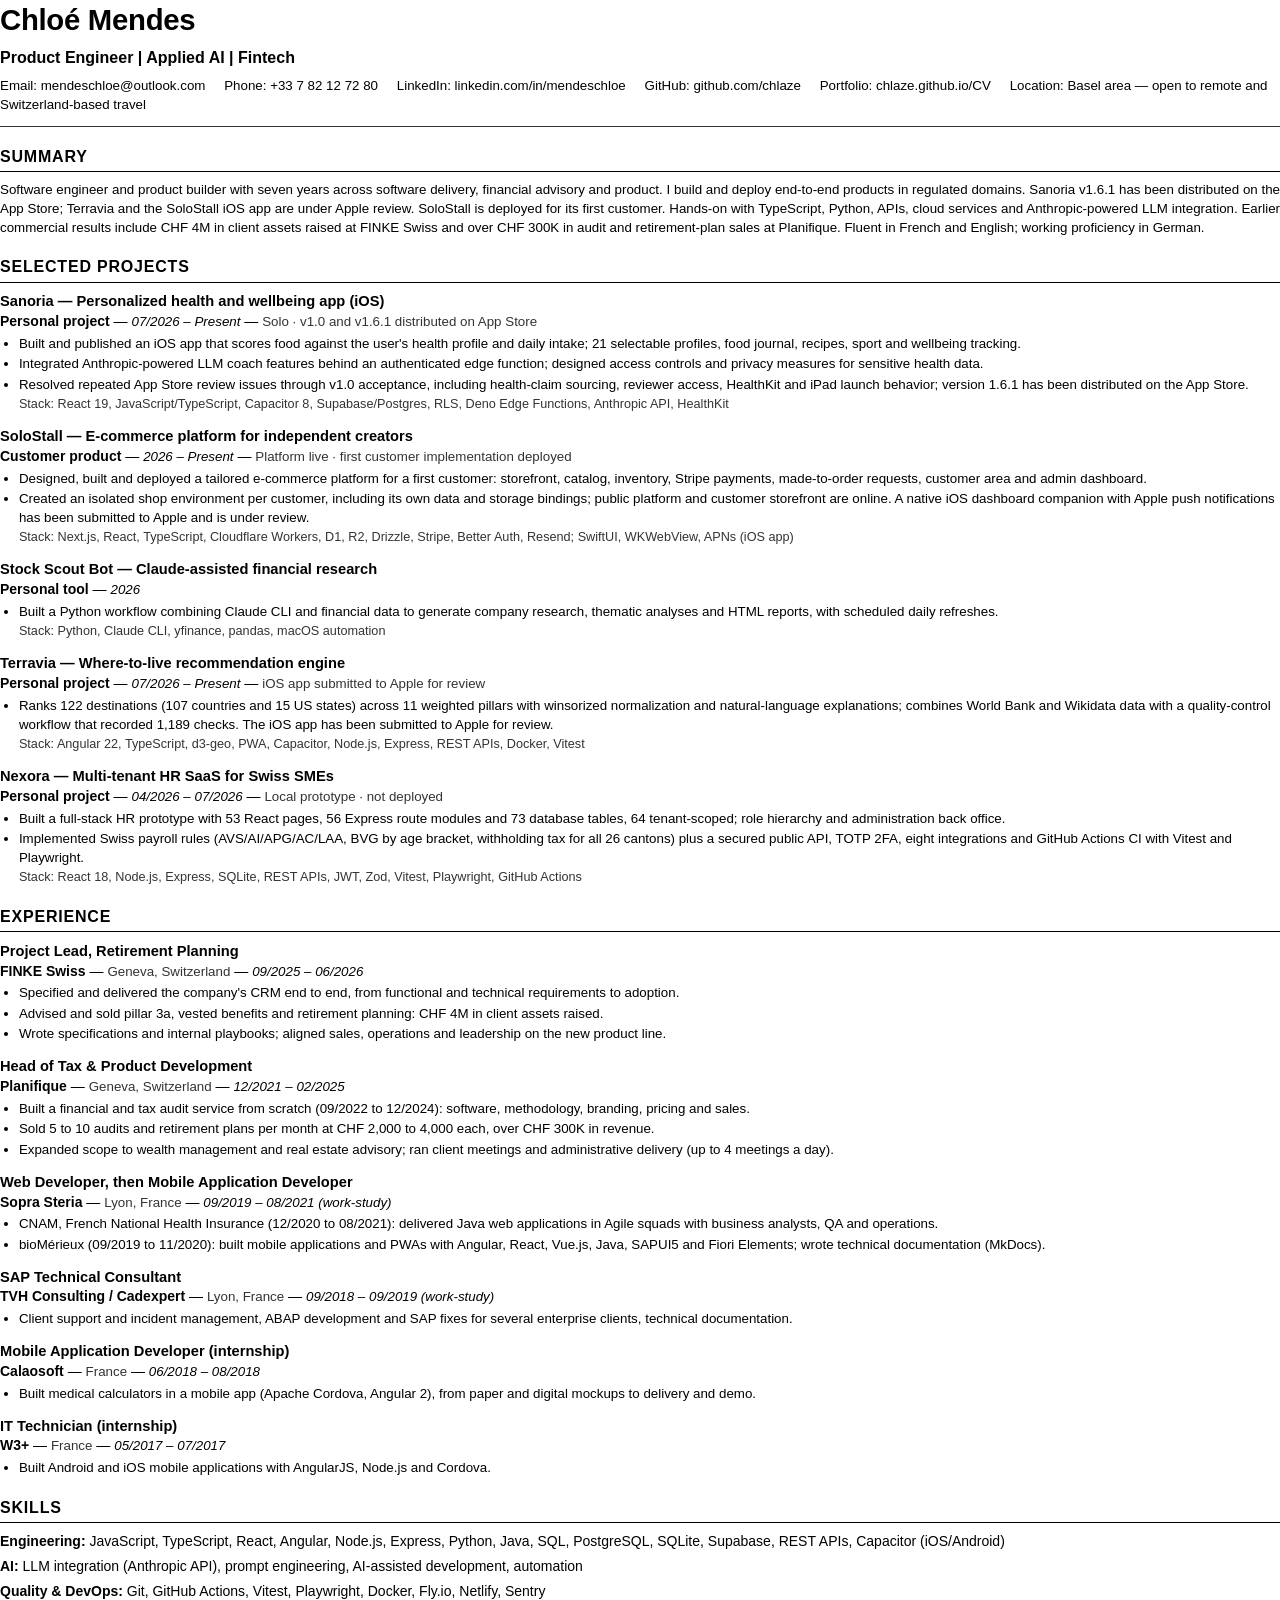
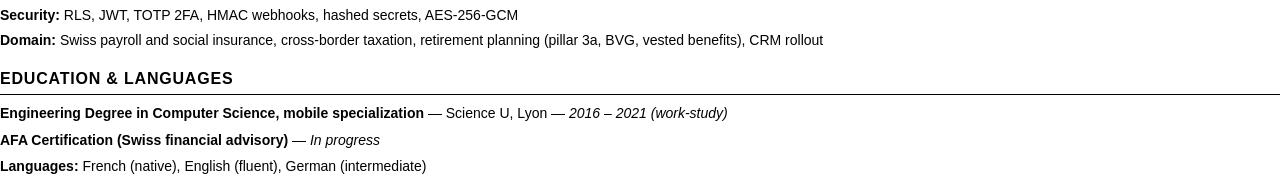
<file: cv-ats.html>
<!DOCTYPE html>
<html lang="en">
<head>
<meta charset="UTF-8">
<title>Chloé Mendes — CV (ATS-friendly)</title>
<style>
@page { size: A4; margin: 15mm 18mm; }
* { margin: 0; padding: 0; box-sizing: border-box; }
body {
  font-family: 'Calibri', 'Arial', sans-serif;
  font-size: 10.5pt;
  line-height: 1.35;
  color: #000;
  background: #fff;
}

h1 {
  font-size: 22pt;
  font-weight: 700;
  letter-spacing: -0.01em;
  margin-bottom: 2mm;
}

.title {
  font-size: 12pt;
  font-weight: 600;
  margin-bottom: 2mm;
}

.contact {
  font-size: 10pt;
  margin-bottom: 5mm;
  padding-bottom: 3mm;
  border-bottom: 1px solid #333;
}
.contact span { margin-right: 4mm; }

h2 {
  font-size: 12pt;
  font-weight: 700;
  text-transform: uppercase;
  letter-spacing: 0.05em;
  margin-top: 5mm;
  margin-bottom: 2.5mm;
  padding-bottom: 1mm;
  border-bottom: 1.5px solid #000;
}

p, li { font-size: 10pt; line-height: 1.4; }

.summary { margin-bottom: 2mm; text-align: justify; }

.job {
  margin-bottom: 3.5mm;
  page-break-inside: avoid;
}

.job-header {
  margin-bottom: 0.5mm;
}

.job-title {
  font-size: 11pt;
  font-weight: 700;
}

.job-company {
  font-size: 10.5pt;
  font-weight: 600;
}

.job-dates {
  font-size: 10pt;
  font-weight: 400;
  font-style: italic;
}

.job-location {
  font-size: 10pt;
  color: #333;
}

.job-stack {
  font-size: 9.5pt;
  color: #333;
  margin-top: 0.5mm;
  margin-left: 5mm;
}

ul {
  margin-left: 5mm;
  margin-top: 1mm;
}

ul li {
  margin-bottom: 0.5mm;
  list-style-type: disc;
}

.skills-block { margin-bottom: 1.5mm; }
.skills-block strong { font-weight: 700; }

.edu-entry { margin-bottom: 2mm; }
</style>
</head>
<body>

<h1>Chloé Mendes</h1>
<p class="title">Product Engineer | Applied AI | Fintech</p>

<p class="contact">
<span>Email: mendeschloe@outlook.com</span>
<span>Phone: +33 7 82 12 72 80</span>
<span>LinkedIn: linkedin.com/in/mendeschloe</span>
<span>GitHub: github.com/chlaze</span>
<span>Portfolio: chlaze.github.io/CV</span>
<span>Location: Basel area — open to remote and Switzerland-based travel</span>
</p>

<h2>Summary</h2>
<p class="summary">
Software engineer and product builder with seven years across software delivery, financial advisory and product.
I build and deploy end-to-end products in regulated domains. Sanoria v1.6.1 has been distributed on the App Store; Terravia and the SoloStall iOS app are under Apple review. SoloStall is deployed for its first customer. Hands-on with TypeScript,
Python, APIs, cloud services and Anthropic-powered LLM integration. Earlier commercial results include CHF 4M
in client assets raised at FINKE Swiss and over CHF 300K in audit and retirement-plan sales at Planifique.
Fluent in French and English; working proficiency in German.
</p>

<h2>Selected Projects</h2>

<div class="job">
<div class="job-header">
<span class="job-title">Sanoria — Personalized health and wellbeing app (iOS)</span><br>
<span class="job-company">Personal project</span> — <span class="job-dates">07/2026 – Present</span> — <span class="job-location">Solo · v1.0 and v1.6.1 distributed on App Store</span>
</div>
<ul>
<li>Built and published an iOS app that scores food against the user's health profile and daily intake; 21 selectable profiles, food journal, recipes, sport and wellbeing tracking.</li>
<li>Integrated Anthropic-powered LLM coach features behind an authenticated edge function; designed access controls and privacy measures for sensitive health data.</li>
<li>Resolved repeated App Store review issues through v1.0 acceptance, including health-claim sourcing, reviewer access, HealthKit and iPad launch behavior; version 1.6.1 has been distributed on the App Store.</li>
</ul>
<p class="job-stack">Stack: React 19, JavaScript/TypeScript, Capacitor 8, Supabase/Postgres, RLS, Deno Edge Functions, Anthropic API, HealthKit</p>
</div>

<div class="job">
<div class="job-header">
<span class="job-title">SoloStall — E-commerce platform for independent creators</span><br>
<span class="job-company">Customer product</span> — <span class="job-dates">2026 – Present</span> — <span class="job-location">Platform live · first customer implementation deployed</span>
</div>
<ul>
<li>Designed, built and deployed a tailored e-commerce platform for a first customer: storefront, catalog, inventory, Stripe payments, made-to-order requests, customer area and admin dashboard.</li>
<li>Created an isolated shop environment per customer, including its own data and storage bindings; public platform and customer storefront are online. A native iOS dashboard companion with Apple push notifications has been submitted to Apple and is under review.</li>
</ul>
<p class="job-stack">Stack: Next.js, React, TypeScript, Cloudflare Workers, D1, R2, Drizzle, Stripe, Better Auth, Resend; SwiftUI, WKWebView, APNs (iOS app)</p>
</div>

<div class="job">
<div class="job-header">
<span class="job-title">Stock Scout Bot — Claude-assisted financial research</span><br>
<span class="job-company">Personal tool</span> — <span class="job-dates">2026</span>
</div>
<ul>
<li>Built a Python workflow combining Claude CLI and financial data to generate company research, thematic analyses and HTML reports, with scheduled daily refreshes.</li>
</ul>
<p class="job-stack">Stack: Python, Claude CLI, yfinance, pandas, macOS automation</p>
</div>

<div class="job">
<div class="job-header">
<span class="job-title">Terravia — Where-to-live recommendation engine</span><br>
<span class="job-company">Personal project</span> — <span class="job-dates">07/2026 – Present</span> — <span class="job-location">iOS app submitted to Apple for review</span>
</div>
<ul>
<li>Ranks 122 destinations (107 countries and 15 US states) across 11 weighted pillars with winsorized normalization and natural-language explanations; combines World Bank and Wikidata data with a quality-control workflow that recorded 1,189 checks. The iOS app has been submitted to Apple for review.</li>
</ul>
<p class="job-stack">Stack: Angular 22, TypeScript, d3-geo, PWA, Capacitor, Node.js, Express, REST APIs, Docker, Vitest</p>
</div>

<div class="job">
<div class="job-header">
<span class="job-title">Nexora — Multi-tenant HR SaaS for Swiss SMEs</span><br>
<span class="job-company">Personal project</span> — <span class="job-dates">04/2026 – 07/2026</span> — <span class="job-location">Local prototype · not deployed</span>
</div>
<ul>
<li>Built a full-stack HR prototype with 53 React pages, 56 Express route modules and 73 database tables, 64 tenant-scoped; role hierarchy and administration back office.</li>
<li>Implemented Swiss payroll rules (AVS/AI/APG/AC/LAA, BVG by age bracket, withholding tax for all 26 cantons) plus a secured public API, TOTP 2FA, eight integrations and GitHub Actions CI with Vitest and Playwright.</li>
</ul>
<p class="job-stack">Stack: React 18, Node.js, Express, SQLite, REST APIs, JWT, Zod, Vitest, Playwright, GitHub Actions</p>
</div>

<h2>Experience</h2>

<div class="job">
<div class="job-header">
<span class="job-title">Project Lead, Retirement Planning</span><br>
<span class="job-company">FINKE Swiss</span> — <span class="job-location">Geneva, Switzerland</span> — <span class="job-dates">09/2025 – 06/2026</span>
</div>
<ul>
<li>Specified and delivered the company's CRM end to end, from functional and technical requirements to adoption.</li>
<li>Advised and sold pillar 3a, vested benefits and retirement planning: CHF 4M in client assets raised.</li>
<li>Wrote specifications and internal playbooks; aligned sales, operations and leadership on the new product line.</li>
</ul>
</div>

<div class="job">
<div class="job-header">
<span class="job-title">Head of Tax &amp; Product Development</span><br>
<span class="job-company">Planifique</span> — <span class="job-location">Geneva, Switzerland</span> — <span class="job-dates">12/2021 – 02/2025</span>
</div>
<ul>
<li>Built a financial and tax audit service from scratch (09/2022 to 12/2024): software, methodology, branding, pricing and sales.</li>
<li>Sold 5 to 10 audits and retirement plans per month at CHF 2,000 to 4,000 each, over CHF 300K in revenue.</li>
<li>Expanded scope to wealth management and real estate advisory; ran client meetings and administrative delivery (up to 4 meetings a day).</li>
</ul>
</div>

<div class="job">
<div class="job-header">
<span class="job-title">Web Developer, then Mobile Application Developer</span><br>
<span class="job-company">Sopra Steria</span> — <span class="job-location">Lyon, France</span> — <span class="job-dates">09/2019 – 08/2021 (work-study)</span>
</div>
<ul>
<li>CNAM, French National Health Insurance (12/2020 to 08/2021): delivered Java web applications in Agile squads with business analysts, QA and operations.</li>
<li>bioMérieux (09/2019 to 11/2020): built mobile applications and PWAs with Angular, React, Vue.js, Java, SAPUI5 and Fiori Elements; wrote technical documentation (MkDocs).</li>
</ul>
</div>

<div class="job">
<div class="job-header">
<span class="job-title">SAP Technical Consultant</span><br>
<span class="job-company">TVH Consulting / Cadexpert</span> — <span class="job-location">Lyon, France</span> — <span class="job-dates">09/2018 – 09/2019 (work-study)</span>
</div>
<ul>
<li>Client support and incident management, ABAP development and SAP fixes for several enterprise clients, technical documentation.</li>
</ul>
</div>

<div class="job">
<div class="job-header">
<span class="job-title">Mobile Application Developer (internship)</span><br>
<span class="job-company">Calaosoft</span> — <span class="job-location">France</span> — <span class="job-dates">06/2018 – 08/2018</span>
</div>
<ul>
<li>Built medical calculators in a mobile app (Apache Cordova, Angular 2), from paper and digital mockups to delivery and demo.</li>
</ul>
</div>

<div class="job">
<div class="job-header">
<span class="job-title">IT Technician (internship)</span><br>
<span class="job-company">W3+</span> — <span class="job-location">France</span> — <span class="job-dates">05/2017 – 07/2017</span>
</div>
<ul>
<li>Built Android and iOS mobile applications with AngularJS, Node.js and Cordova.</li>
</ul>
</div>

<h2>Skills</h2>
<div class="skills-block"><strong>Engineering:</strong> JavaScript, TypeScript, React, Angular, Node.js, Express, Python, Java, SQL, PostgreSQL, SQLite, Supabase, REST APIs, Capacitor (iOS/Android)</div>
<div class="skills-block"><strong>AI:</strong> LLM integration (Anthropic API), prompt engineering, AI-assisted development, automation</div>
<div class="skills-block"><strong>Quality &amp; DevOps:</strong> Git, GitHub Actions, Vitest, Playwright, Docker, Fly.io, Netlify, Sentry</div>
<div class="skills-block"><strong>Security:</strong> RLS, JWT, TOTP 2FA, HMAC webhooks, hashed secrets, AES-256-GCM</div>
<div class="skills-block"><strong>Domain:</strong> Swiss payroll and social insurance, cross-border taxation, retirement planning (pillar 3a, BVG, vested benefits), CRM rollout</div>

<h2>Education &amp; Languages</h2>

<div class="edu-entry">
<strong>Engineering Degree in Computer Science, mobile specialization</strong> — Science U, Lyon — <em>2016 – 2021 (work-study)</em>
</div>

<div class="edu-entry">
<strong>AFA Certification (Swiss financial advisory)</strong> — <em>In progress</em>
</div>

<div class="edu-entry">
<strong>Languages:</strong> French (native), English (fluent), German (intermediate)
</div>

</body>
</html>
</file>
<file: styles.css>
:root {
    --color-bg: #fafaf7;
    --color-bg-alt: #f2efe8;
    --color-dark: #1a1a1a;
    --color-text: #2a2a2a;
    --color-muted: #6b6b6b;
    --color-accent: #c8102e;
    --color-accent-soft: #e8b5c0;
    --color-gold: #c9a961;
    --color-line: #e5e0d6;
    --font-sans: 'Inter', -apple-system, BlinkMacSystemFont, sans-serif;
    --font-serif: 'Playfair Display', Georgia, serif;
    --shadow-sm: 0 2px 8px rgba(0, 0, 0, 0.04);
    --shadow-md: 0 8px 24px rgba(0, 0, 0, 0.08);
    --radius: 4px;
    --max-width: 1200px;
    --transition: 0.3s cubic-bezier(0.4, 0, 0.2, 1);
}

* {
    margin: 0;
    padding: 0;
    box-sizing: border-box;
}

html {
    scroll-behavior: smooth;
    font-size: 16px;
}

body {
    font-family: var(--font-sans);
    color: var(--color-text);
    background: var(--color-bg);
    line-height: 1.6;
    overflow-x: hidden;
    -webkit-font-smoothing: antialiased;
}

.container {
    max-width: var(--max-width);
    margin: 0 auto;
    padding: 0 2rem;
}

/* NAVBAR */
.navbar {
    position: fixed;
    top: 0;
    left: 0;
    right: 0;
    z-index: 100;
    background: rgba(250, 250, 247, 0.85);
    backdrop-filter: blur(12px);
    border-bottom: 1px solid rgba(0, 0, 0, 0.04);
    transition: var(--transition);
}

.nav-container {
    max-width: var(--max-width);
    margin: 0 auto;
    padding: 1.2rem 2rem;
    display: flex;
    justify-content: space-between;
    align-items: center;
}

.nav-logo {
    font-family: var(--font-serif);
    font-size: 1.6rem;
    font-weight: 700;
    color: var(--color-dark);
    text-decoration: none;
    letter-spacing: -0.02em;
}

.nav-logo span {
    color: var(--color-accent);
}

.nav-menu {
    display: flex;
    list-style: none;
    gap: 2.5rem;
}

.nav-menu a {
    color: var(--color-text);
    text-decoration: none;
    font-size: 0.9rem;
    font-weight: 500;
    letter-spacing: 0.02em;
    position: relative;
    transition: color var(--transition);
}

.nav-menu a::after {
    content: '';
    position: absolute;
    bottom: -6px;
    left: 0;
    width: 0;
    height: 1px;
    background: var(--color-accent);
    transition: width var(--transition);
}

.nav-menu a:hover { color: var(--color-accent); }
.nav-menu a:hover::after { width: 100%; }

.nav-toggle {
    display: none;
    background: none;
    border: none;
    cursor: pointer;
    flex-direction: column;
    gap: 5px;
}

.nav-toggle span {
    width: 28px;
    height: 2px;
    background: var(--color-dark);
    transition: var(--transition);
}

/* HERO */
.hero {
    min-height: 100vh;
    display: flex;
    align-items: center;
    position: relative;
    padding: 8rem 2rem 4rem;
    overflow: hidden;
}

.hero-bg {
    position: absolute;
    top: 0;
    right: 0;
    width: 60%;
    height: 100%;
    background: linear-gradient(135deg, var(--color-bg-alt) 0%, #ebe6da 100%);
    clip-path: polygon(30% 0, 100% 0, 100% 100%, 0 100%);
    z-index: 0;
}

.hero-bg::before {
    content: '';
    position: absolute;
    top: 20%;
    right: 10%;
    width: 300px;
    height: 300px;
    background: radial-gradient(circle, var(--color-accent-soft) 0%, transparent 70%);
    opacity: 0.4;
    border-radius: 50%;
    filter: blur(40px);
}

.hero-layout {
    position: relative;
    z-index: 1;
    width: 100%;
    max-width: 1180px;
    margin: 0 auto;
    display: grid;
    grid-template-columns: 1fr 340px;
    gap: 4rem;
    align-items: center;
}

.hero-content {
    position: relative;
    z-index: 1;
    max-width: 720px;
    width: 100%;
}

/* HERO PHOTO */
.hero-photo {
    position: relative;
    width: 320px;
    height: 320px;
    justify-self: end;
}

.hero-photo-frame {
    position: relative;
    width: 100%;
    height: 100%;
    border-radius: 50%;
    overflow: hidden;
    background: linear-gradient(135deg, var(--color-bg-alt), #e8e2d4);
    box-shadow:
        0 30px 60px -20px rgba(0, 0, 0, 0.25),
        0 10px 20px -10px rgba(200, 16, 46, 0.2);
    z-index: 2;
    animation: gentle-float 6s ease-in-out infinite;
    transition: transform 0.4s cubic-bezier(0.2, 0.9, 0.3, 1);
}

.hero-photo-frame:hover {
    transform: scale(1.03) rotate(-1deg);
}

.hero-photo-frame img {
    width: 100%;
    height: 100%;
    object-fit: cover;
    display: block;
    filter: saturate(1.05);
}

.hero-photo-placeholder {
    position: absolute;
    inset: 0;
    display: none;
    align-items: center;
    justify-content: center;
    font-family: var(--font-serif);
    font-size: 6rem;
    font-weight: 700;
    color: var(--color-accent);
    background: linear-gradient(135deg, var(--color-bg-alt), #e8e2d4);
    letter-spacing: -0.05em;
}

.no-photo .hero-photo-placeholder {
    display: flex;
}

.hero-photo-ring {
    position: absolute;
    top: -14px;
    left: -14px;
    right: -14px;
    bottom: -14px;
    border: 2px dashed var(--color-accent);
    border-radius: 50%;
    opacity: 0.3;
    animation: rotate-ring 40s linear infinite;
    z-index: 1;
}

.hero-photo-ring::after {
    content: '';
    position: absolute;
    top: -12px;
    right: 40px;
    width: 14px;
    height: 14px;
    border-radius: 50%;
    background: var(--color-gold);
    box-shadow: 0 0 0 4px rgba(250, 250, 247, 0.8);
}

.hero-photo-badge {
    position: absolute;
    bottom: 15px;
    left: -20px;
    background: var(--color-dark);
    color: var(--color-bg);
    padding: 0.5rem 1rem 0.5rem 0.8rem;
    border-radius: 100px;
    font-size: 0.78rem;
    font-weight: 600;
    letter-spacing: 0.08em;
    text-transform: uppercase;
    display: flex;
    align-items: center;
    gap: 0.5rem;
    z-index: 3;
    box-shadow: 0 10px 25px rgba(0, 0, 0, 0.2);
    animation: badge-pulse 3s ease-in-out infinite;
}

.hero-photo-badge-dot {
    width: 8px;
    height: 8px;
    border-radius: 50%;
    background: #22c55e;
    box-shadow: 0 0 0 4px rgba(34, 197, 94, 0.25);
    animation: blink 2s ease-in-out infinite;
}

@keyframes gentle-float {
    0%, 100% { transform: translateY(0); }
    50% { transform: translateY(-8px); }
}

@keyframes rotate-ring {
    from { transform: rotate(0deg); }
    to { transform: rotate(360deg); }
}

@keyframes blink {
    0%, 100% { opacity: 1; box-shadow: 0 0 0 4px rgba(34, 197, 94, 0.25); }
    50% { opacity: 0.7; box-shadow: 0 0 0 6px rgba(34, 197, 94, 0.15); }
}

@keyframes badge-pulse {
    0%, 100% { transform: translateX(0); }
    50% { transform: translateX(-3px); }
}

@media (max-width: 960px) {
    .hero-layout {
        grid-template-columns: 1fr;
        gap: 3rem;
    }
    .hero-photo {
        justify-self: center;
        width: 220px;
        height: 220px;
        order: -1;
    }
    .hero-photo-placeholder {
        font-size: 4rem;
    }
}

.hero-eyebrow {
    font-size: 0.85rem;
    font-weight: 600;
    text-transform: uppercase;
    letter-spacing: 0.2em;
    color: var(--color-accent);
    margin-bottom: 1.5rem;
}

.hero-title {
    font-family: var(--font-serif);
    font-size: clamp(3rem, 8vw, 6rem);
    font-weight: 700;
    line-height: 1;
    letter-spacing: -0.03em;
    color: var(--color-dark);
    margin-bottom: 1rem;
}

.hero-title span {
    font-style: italic;
    color: var(--color-accent);
}

.hero-subtitle {
    font-size: clamp(1.1rem, 2vw, 1.4rem);
    font-weight: 500;
    color: var(--color-text);
    margin-bottom: 1.5rem;
    letter-spacing: -0.01em;
}

.hero-description {
    font-size: 1.05rem;
    color: var(--color-muted);
    max-width: 600px;
    margin-bottom: 2.5rem;
    line-height: 1.7;
}

.hero-actions {
    display: flex;
    gap: 1rem;
    margin-bottom: 4rem;
    flex-wrap: wrap;
}

.btn {
    display: inline-block;
    padding: 0.95rem 2rem;
    font-size: 0.9rem;
    font-weight: 600;
    letter-spacing: 0.05em;
    text-decoration: none;
    text-transform: uppercase;
    border-radius: var(--radius);
    transition: all var(--transition);
    cursor: pointer;
    border: 1px solid transparent;
}

.btn-primary {
    background: var(--color-dark);
    color: var(--color-bg);
}

.btn-primary:hover {
    background: var(--color-accent);
    transform: translateY(-2px);
    box-shadow: var(--shadow-md);
}

.btn-secondary {
    background: transparent;
    color: var(--color-dark);
    border-color: var(--color-dark);
}

.btn-secondary:hover {
    background: var(--color-dark);
    color: var(--color-bg);
}

.btn-ghost {
    background: transparent;
    color: var(--color-muted);
    border-color: transparent;
    padding-left: 0.5rem;
    padding-right: 0.5rem;
    letter-spacing: 0.08em;
}

.btn-ghost:hover {
    color: var(--color-accent);
}

.nav-linkedin {
    color: var(--color-accent) !important;
    font-weight: 600 !important;
}

.nav-linkedin:hover {
    color: var(--color-dark) !important;
}

/* SCROLL PROGRESS BAR */
.scroll-progress {
    position: fixed;
    top: 0;
    left: 0;
    height: 3px;
    width: 0%;
    background: linear-gradient(90deg, var(--color-accent), var(--color-gold));
    z-index: 1000;
    transition: width 0.1s ease-out;
    box-shadow: 0 0 10px rgba(200, 16, 46, 0.3);
}

/* CURSOR GLOW */
.cursor-glow {
    position: fixed;
    top: 0;
    left: 0;
    width: 400px;
    height: 400px;
    border-radius: 50%;
    background: radial-gradient(circle, rgba(200, 16, 46, 0.08) 0%, transparent 70%);
    pointer-events: none;
    z-index: 1;
    transform: translate(-50%, -50%);
    transition: opacity 0.3s ease;
    opacity: 0;
    will-change: transform;
}

.cursor-glow.active {
    opacity: 1;
}

@media (hover: none) {
    .cursor-glow { display: none; }
}

/* MAGNETIC BUTTONS BASE */
[data-magnetic] {
    will-change: transform;
    transition: transform 0.3s cubic-bezier(0.2, 0.9, 0.3, 1.2);
}

/* CONTACT SECTION — REDESIGNED */
.section-contact {
    position: relative;
    overflow: hidden;
    padding: 10rem 0;
    background: linear-gradient(180deg, var(--color-bg-alt) 0%, #e8e2d4 100%);
}

.contact-bg-shape {
    position: absolute;
    top: -100px;
    right: -200px;
    width: 600px;
    height: 600px;
    border-radius: 50%;
    background: radial-gradient(circle, var(--color-accent-soft) 0%, transparent 70%);
    opacity: 0.25;
    filter: blur(60px);
    animation: float 20s ease-in-out infinite;
    pointer-events: none;
}

.contact-bg-shape::after {
    content: '';
    position: absolute;
    bottom: -300px;
    left: -200px;
    width: 500px;
    height: 500px;
    border-radius: 50%;
    background: radial-gradient(circle, var(--color-gold) 0%, transparent 70%);
    opacity: 0.15;
    filter: blur(80px);
    animation: float 25s ease-in-out infinite reverse;
}

@keyframes float {
    0%, 100% { transform: translate(0, 0) scale(1); }
    50% { transform: translate(40px, -40px) scale(1.1); }
}

.contact-title {
    margin-bottom: 1rem;
}

.contact-lead {
    font-size: 1.1rem;
    color: var(--color-muted);
    max-width: 600px;
    margin: 0 auto 3rem;
    text-align: center;
    line-height: 1.6;
}

.contact-primary {
    display: grid;
    grid-template-columns: 1fr 1fr;
    gap: 1.5rem;
    max-width: 900px;
    margin: 0 auto 3rem;
}

.contact-action {
    position: relative;
    display: flex;
    align-items: center;
    gap: 1.5rem;
    padding: 2rem 2.2rem;
    background: var(--color-bg);
    border-radius: 16px;
    text-decoration: none;
    color: var(--color-dark);
    overflow: hidden;
    transition: all 0.4s cubic-bezier(0.2, 0.9, 0.3, 1);
    border: 1px solid rgba(0,0,0,0.04);
}

.contact-action::before {
    content: '';
    position: absolute;
    top: 0;
    left: -100%;
    width: 100%;
    height: 100%;
    background: linear-gradient(135deg, var(--color-accent) 0%, #8e0b20 100%);
    transition: left 0.5s cubic-bezier(0.7, 0, 0.3, 1);
    z-index: 0;
}

.contact-action:hover::before {
    left: 0;
}

.contact-action:hover {
    transform: translateY(-4px);
    box-shadow: 0 20px 50px rgba(200, 16, 46, 0.25);
}

.contact-action:hover .contact-action-label,
.contact-action:hover .contact-action-value,
.contact-action:hover .contact-action-icon,
.contact-action:hover .contact-action-arrow {
    color: var(--color-bg);
}

.contact-action-icon {
    position: relative;
    z-index: 1;
    width: 54px;
    height: 54px;
    display: flex;
    align-items: center;
    justify-content: center;
    font-size: 1.5rem;
    font-weight: 700;
    background: var(--color-bg-alt);
    border-radius: 14px;
    color: var(--color-accent);
    flex-shrink: 0;
    transition: all 0.4s ease;
    font-family: var(--font-serif);
}

.contact-action:hover .contact-action-icon {
    background: rgba(255, 255, 255, 0.15);
    transform: rotate(-5deg) scale(1.05);
}

.contact-action-body {
    position: relative;
    z-index: 1;
    display: flex;
    flex-direction: column;
    gap: 0.25rem;
    flex: 1;
    min-width: 0;
}

.contact-action-label {
    font-size: 0.75rem;
    font-weight: 600;
    text-transform: uppercase;
    letter-spacing: 0.15em;
    color: var(--color-muted);
    transition: color 0.4s ease;
}

.contact-action-value {
    font-family: var(--font-serif);
    font-size: 1.1rem;
    font-weight: 600;
    color: var(--color-dark);
    transition: color 0.4s ease;
    word-break: break-word;
    overflow-wrap: anywhere;
    line-height: 1.2;
}

.contact-action-arrow {
    position: relative;
    z-index: 1;
    font-size: 1.4rem;
    color: var(--color-muted);
    transition: all 0.4s cubic-bezier(0.2, 0.9, 0.3, 1);
}

.contact-action:hover .contact-action-arrow {
    transform: translateX(6px);
}

.contact-action-alt .contact-action-icon {
    font-family: var(--font-sans);
    font-style: italic;
    letter-spacing: -0.05em;
}

.contact-secondary {
    display: grid;
    grid-template-columns: repeat(auto-fit, minmax(220px, 1fr));
    gap: 1rem;
    max-width: 900px;
    margin: 0 auto;
}

.contact-pill {
    display: flex;
    align-items: center;
    gap: 0.9rem;
    padding: 1.1rem 1.3rem;
    background: rgba(255, 255, 255, 0.5);
    backdrop-filter: blur(10px);
    border: 1px solid rgba(0,0,0,0.05);
    border-radius: 100px;
    text-decoration: none;
    color: var(--color-dark);
    transition: all 0.3s cubic-bezier(0.2, 0.9, 0.3, 1);
    overflow: hidden;
    position: relative;
}

.contact-pill:not(.contact-pill-static):hover {
    background: var(--color-dark);
    color: var(--color-bg);
    transform: translateY(-2px) scale(1.02);
    box-shadow: 0 10px 30px rgba(0,0,0,0.15);
}

.contact-pill:not(.contact-pill-static):hover .contact-pill-label {
    color: var(--color-gold);
}

.contact-pill:not(.contact-pill-static):hover .contact-pill-value {
    color: var(--color-bg);
}

.contact-pill .flag {
    font-size: 1.3rem;
    flex-shrink: 0;
}

.contact-pill-label {
    font-size: 0.7rem;
    font-weight: 700;
    text-transform: uppercase;
    letter-spacing: 0.12em;
    color: var(--color-accent);
    transition: color 0.3s ease;
}

.contact-pill-value {
    font-size: 0.92rem;
    font-weight: 500;
    color: var(--color-dark);
    transition: color 0.3s ease;
    margin-left: auto;
    padding-left: 0.5rem;
}

.contact-pill-static {
    cursor: default;
}

/* STATS COUNTER ANIMATION */
.stat-number.counting {
    display: inline-block;
}

/* TIMELINE HOVER EFFECT */
.timeline-item {
    transition: transform 0.4s cubic-bezier(0.2, 0.9, 0.3, 1);
}

.timeline-item:hover {
    transform: translateX(8px);
}

.timeline-item:hover .timeline-item::before {
    transform: scale(1.3);
}

/* SKILL CARD TILT */
.skill-card {
    transform-style: preserve-3d;
    perspective: 1000px;
}

/* NOISE/GRAIN TEXTURE */
body::after {
    content: '';
    position: fixed;
    inset: 0;
    pointer-events: none;
    z-index: 999;
    opacity: 0.035;
    mix-blend-mode: multiply;
    background-image: url("data:image/svg+xml,%3Csvg viewBox='0 0 200 200' xmlns='http://www.w3.org/2000/svg'%3E%3Cfilter id='a'%3E%3CfeTurbulence type='fractalNoise' baseFrequency='.65' stitchTiles='stitch'/%3E%3C/filter%3E%3Crect width='100%25' height='100%25' filter='url(%23a)'/%3E%3C/svg%3E");
}

/* REVEAL ENHANCED */
.reveal {
    opacity: 0;
    transform: translateY(30px);
    transition: opacity 0.8s cubic-bezier(0.2, 0.9, 0.3, 1), transform 0.8s cubic-bezier(0.2, 0.9, 0.3, 1);
}

.reveal.visible {
    opacity: 1;
    transform: translateY(0);
}

/* HERO SEP */
.hero-subtitle .sep {
    color: var(--color-accent);
    font-weight: 300;
    margin: 0 0.3rem;
    opacity: 0.7;
}

/* PROJECTS */
.projects-lead {
    max-width: 640px;
    margin: 0 auto;
    text-align: center;
    color: var(--color-muted);
    font-size: 1.05rem;
    line-height: 1.6;
}

.projects-grid {
    display: grid;
    grid-template-columns: repeat(2, 1fr);
    gap: 1.5rem;
    margin-top: 4rem;
    max-width: 1200px;
    margin-left: auto;
    margin-right: auto;
}

.project-card {
    background: var(--color-bg-alt);
    padding: 2rem;
    border-radius: 14px;
    border: 1px solid rgba(0,0,0,0.04);
    transition: all 0.4s cubic-bezier(0.2, 0.9, 0.3, 1);
    position: relative;
    overflow: hidden;
    display: flex;
    flex-direction: column;
    gap: 1rem;
}

.project-card::before {
    content: '';
    position: absolute;
    top: 0;
    left: 0;
    right: 0;
    height: 3px;
    background: linear-gradient(90deg, var(--color-accent), transparent);
    opacity: 0;
    transition: opacity 0.4s ease;
}

.project-card:hover {
    transform: translateY(-6px);
    box-shadow: 0 20px 50px rgba(0, 0, 0, 0.08);
    background: var(--color-bg);
    border-color: var(--color-accent);
}

.project-card:hover::before {
    opacity: 1;
}

.project-featured {
    grid-column: 1 / -1;
    background: linear-gradient(135deg, #1a1a1a 0%, #2a2a2a 100%);
    color: var(--color-bg);
    border-color: var(--color-gold);
}

.project-featured h3 { color: var(--color-bg); }
.project-featured .project-subtitle { color: var(--color-gold); }
.project-featured .project-description { color: rgba(250,250,247,0.85); }
.project-featured .project-tag {
    background: rgba(201, 169, 97, 0.15);
    color: var(--color-gold);
}
.project-featured .project-stack span {
    background: rgba(250,250,247,0.08);
    color: var(--color-bg);
    border-color: rgba(250,250,247,0.15);
}
.project-featured .project-highlights div { color: rgba(250,250,247,0.75); }
.project-featured .project-highlights strong { color: var(--color-gold); }

.project-meta {
    display: flex;
    justify-content: space-between;
    align-items: center;
    flex-wrap: wrap;
    gap: 0.8rem;
    font-size: 0.75rem;
    text-transform: uppercase;
    letter-spacing: 0.1em;
}

.project-tag {
    background: rgba(200, 16, 46, 0.08);
    color: var(--color-accent);
    padding: 0.3rem 0.7rem;
    border-radius: 100px;
    font-weight: 600;
}

.project-status {
    display: flex;
    align-items: center;
    gap: 0.4rem;
    font-weight: 600;
    color: var(--color-muted);
}

.project-featured .project-status { color: rgba(250,250,247,0.6); }

.status-dot {
    width: 7px;
    height: 7px;
    border-radius: 50%;
    display: inline-block;
}
.status-live { background: #22c55e; box-shadow: 0 0 8px rgba(34,197,94,0.5); animation: blink 2s ease-in-out infinite; }
.status-progress { background: #f59e0b; }
.status-done { background: var(--color-accent); }
.status-learn { background: var(--color-gold); }

.project-card h3 {
    font-family: var(--font-serif);
    font-size: 1.6rem;
    font-weight: 600;
    line-height: 1.2;
    color: var(--color-dark);
}

.project-subtitle {
    font-style: italic;
    font-weight: 400;
    color: var(--color-muted);
    font-size: 1.05rem;
}

.project-description {
    font-size: 0.95rem;
    line-height: 1.6;
    color: var(--color-text);
}

.project-stack {
    display: flex;
    flex-wrap: wrap;
    gap: 0.4rem;
    margin-top: auto;
}

.project-stack span {
    font-size: 0.75rem;
    font-weight: 500;
    padding: 0.3rem 0.7rem;
    background: var(--color-bg);
    color: var(--color-text);
    border-radius: 100px;
    border: 1px solid var(--color-line);
}

.project-highlights {
    display: grid;
    grid-template-columns: repeat(3, 1fr);
    gap: 1rem;
    padding-top: 1rem;
    margin-top: 0.5rem;
    border-top: 1px solid rgba(201, 169, 97, 0.2);
}

.project-highlights div {
    font-size: 0.82rem;
    color: var(--color-muted);
    line-height: 1.4;
}

.project-links {
    display: flex;
    flex-wrap: wrap;
    gap: 1rem;
    font-size: 0.82rem;
}
.project-links a { color: var(--color-accent); text-decoration: underline; text-underline-offset: 3px; }
.project-featured .project-links a { color: var(--color-gold); }

.project-highlights strong {
    display: block;
    font-size: 0.7rem;
    text-transform: uppercase;
    letter-spacing: 0.15em;
    margin-bottom: 0.2rem;
    color: var(--color-accent);
    font-weight: 700;
}

/* SKILLS MATRIX */
.skills-lead-dark {
    max-width: 640px;
    margin: 0 auto;
    text-align: center;
    color: rgba(250, 250, 247, 0.6);
    font-size: 0.95rem;
    font-family: var(--font-serif);
    font-style: italic;
}
.skills-lead-dark .dot-full { color: var(--color-gold); margin: 0 1px; }
.skills-lead-dark .dot-empty { color: rgba(250,250,247,0.2); margin: 0 1px; }

.skills-matrix {
    display: grid;
    grid-template-columns: repeat(3, 1fr);
    gap: 2.5rem;
    max-width: 1200px;
    margin: 4rem auto 0;
}

.skill-group-new h3 {
    font-family: var(--font-serif);
    font-size: 1.3rem;
    color: var(--color-gold);
    margin-bottom: 1.2rem;
    padding-bottom: 0.8rem;
    border-bottom: 1px solid rgba(201, 169, 97, 0.2);
}

.skill-row {
    display: flex;
    justify-content: space-between;
    align-items: center;
    gap: 0.8rem;
    padding: 0.55rem 0;
    font-size: 0.9rem;
    color: rgba(250, 250, 247, 0.85);
    border-bottom: 1px solid rgba(250, 250, 247, 0.05);
}

.skill-row:last-child { border-bottom: none; }

.skill-name {
    flex: 1;
    min-width: 0;
    line-height: 1.3;
}

.skill-level {
    display: inline-flex;
    gap: 3px;
    flex-shrink: 0;
}

.skill-level::before {
    content: '';
    display: inline-flex;
}

/* Generate dot levels */
.skill-level[data-level="1"]::after,
.skill-level[data-level="2"]::after,
.skill-level[data-level="3"]::after,
.skill-level[data-level="4"]::after,
.skill-level[data-level="5"]::after {
    content: '';
    display: inline-flex;
}

.skill-level {
    position: relative;
    width: 70px;
    height: 8px;
}

.skill-level::before {
    content: '';
    position: absolute;
    top: 0;
    left: 0;
    width: 100%;
    height: 100%;
    background: rgba(250, 250, 247, 0.08);
    border-radius: 4px;
}

.skill-level::after {
    content: '';
    position: absolute;
    top: 0;
    left: 0;
    height: 100%;
    background: linear-gradient(90deg, var(--color-accent), var(--color-gold));
    border-radius: 4px;
    width: 0;
    transition: width 1.2s cubic-bezier(0.2, 0.9, 0.3, 1) 0.3s;
}

.skill-level.animated[data-level="1"]::after { width: 20%; }
.skill-level.animated[data-level="2"]::after { width: 40%; }
.skill-level.animated[data-level="3"]::after { width: 60%; }
.skill-level.animated[data-level="4"]::after { width: 80%; }
.skill-level.animated[data-level="5"]::after { width: 100%; }

@media (max-width: 960px) {
    .skills-matrix { grid-template-columns: repeat(2, 1fr); gap: 2rem; }
    .projects-grid { grid-template-columns: 1fr; }
    .project-featured { grid-column: auto; }
    .project-highlights { grid-template-columns: 1fr; gap: 0.5rem; }
}

@media (max-width: 600px) {
    .skills-matrix { grid-template-columns: 1fr; }
}

/* TESTIMONIALS */
.section-testimonials {
    padding: 8rem 0;
    background: var(--color-bg);
    position: relative;
}

.testimonials-lead {
    font-size: 1.05rem;
    color: var(--color-muted);
    max-width: 640px;
    margin: 0 auto;
    line-height: 1.6;
    text-align: center;
}

.testimonials-subtitle {
    font-family: var(--font-serif);
    font-size: 1.3rem;
    font-weight: 400;
    font-style: italic;
    text-align: center;
    color: var(--color-muted);
    margin-top: 3rem;
    margin-bottom: 1.5rem;
}

.testimonials-subtitle strong {
    font-style: normal;
    font-weight: 700;
    color: var(--color-dark);
}

.testimonials-grid {
    display: grid;
    grid-template-columns: repeat(3, 1fr);
    gap: 1.5rem;
    max-width: 1200px;
    margin-left: auto;
    margin-right: auto;
}

.testimonial-badge {
    position: absolute;
    top: 1rem;
    left: 1rem;
    font-size: 0.6rem;
    font-weight: 700;
    letter-spacing: 0.2em;
    padding: 0.3rem 0.6rem;
    background: rgba(200, 16, 46, 0.08);
    color: var(--color-accent);
    border-radius: 100px;
    text-transform: uppercase;
    z-index: 2;
}

.testimonial-featured .testimonial-badge {
    background: rgba(201, 169, 97, 0.2);
    color: var(--color-gold);
}

.testimonial {
    position: relative;
    background: var(--color-bg-alt);
    padding: 2.2rem 2rem 1.8rem;
    border-radius: 12px;
    display: flex;
    flex-direction: column;
    gap: 1.2rem;
    transition: all 0.4s cubic-bezier(0.2, 0.9, 0.3, 1);
    border: 1px solid transparent;
    overflow: hidden;
}

.testimonial::before {
    content: '"';
    position: absolute;
    top: -20px;
    right: 20px;
    font-family: var(--font-serif);
    font-size: 8rem;
    font-weight: 700;
    color: var(--color-accent);
    opacity: 0.08;
    line-height: 1;
    pointer-events: none;
}

.testimonial:hover {
    transform: translateY(-6px);
    box-shadow: 0 20px 50px rgba(0, 0, 0, 0.08);
    border-color: var(--color-accent);
    background: var(--color-bg);
}

.testimonial-featured {
    background: linear-gradient(135deg, #1a1a1a 0%, #2a2a2a 100%);
    color: var(--color-bg);
    border-color: var(--color-gold);
}

.testimonial-featured::before {
    color: var(--color-gold);
    opacity: 0.15;
}

.testimonial-featured:hover {
    border-color: var(--color-gold);
    transform: translateY(-6px) scale(1.02);
}

.testimonial-stars {
    font-size: 1.05rem;
    letter-spacing: 0.2em;
    color: #FBBC05;
    line-height: 1;
}

.testimonial-quote {
    font-family: var(--font-serif);
    font-size: 1.02rem;
    line-height: 1.55;
    color: var(--color-text);
    font-style: italic;
    flex: 1;
    position: relative;
    z-index: 1;
}

.testimonial-featured .testimonial-quote {
    color: rgba(250, 250, 247, 0.92);
}

.testimonial-quote mark {
    background: linear-gradient(180deg, transparent 60%, rgba(200, 16, 46, 0.18) 60%);
    color: inherit;
    padding: 0 2px;
    font-weight: 600;
    font-style: italic;
}

.testimonial-featured .testimonial-quote mark {
    background: linear-gradient(180deg, transparent 60%, rgba(201, 169, 97, 0.35) 60%);
    color: var(--color-gold);
}

.testimonial-author {
    display: flex;
    align-items: center;
    gap: 0.9rem;
    padding-top: 1rem;
    border-top: 1px solid rgba(0, 0, 0, 0.06);
}

.testimonial-featured .testimonial-author {
    border-top-color: rgba(250, 250, 247, 0.1);
}

.testimonial-avatar {
    width: 42px;
    height: 42px;
    border-radius: 50%;
    display: flex;
    align-items: center;
    justify-content: center;
    font-family: var(--font-serif);
    font-weight: 700;
    font-size: 1.1rem;
    color: var(--color-bg);
    flex-shrink: 0;
}

.testimonial-meta {
    display: flex;
    flex-direction: column;
    gap: 0.15rem;
    min-width: 0;
}

.testimonial-meta strong {
    font-size: 0.95rem;
    font-weight: 600;
    color: var(--color-dark);
}

.testimonial-featured .testimonial-meta strong {
    color: var(--color-bg);
}

.testimonial-meta span {
    font-size: 0.75rem;
    color: var(--color-muted);
    text-transform: uppercase;
    letter-spacing: 0.08em;
}

.testimonial-featured .testimonial-meta span {
    color: rgba(250, 250, 247, 0.5);
}

.testimonials-footer {
    margin-top: 3rem;
    display: flex;
    justify-content: center;
}

.google-badge {
    display: inline-flex;
    align-items: center;
    gap: 0.7rem;
    padding: 0.7rem 1.4rem;
    background: var(--color-bg-alt);
    border-radius: 100px;
    font-size: 0.8rem;
    font-weight: 500;
    color: var(--color-muted);
    letter-spacing: 0.05em;
}

.google-badge .g-letter {
    font-family: 'Arial', sans-serif;
    font-weight: 700;
    font-size: 1.05rem;
    line-height: 1;
}
.g-blue { color: #4285F4; }
.g-red { color: #EA4335; }
.g-gold { color: #FBBC05; }
.g-green { color: #34A853; }

.google-meta {
    padding-left: 0.5rem;
    border-left: 1px solid rgba(0,0,0,0.1);
    color: var(--color-muted);
}

/* RESPONSIVE */
@media (max-width: 900px) {
    .testimonials-grid {
        grid-template-columns: 1fr;
        gap: 1.2rem;
    }
    .testimonial-featured:hover {
        transform: translateY(-6px) scale(1);
    }
}

@media (max-width: 720px) {
    .contact-primary {
        grid-template-columns: 1fr;
    }
    .contact-action {
        padding: 1.5rem;
    }
    .contact-action-value {
        font-size: 1rem;
    }
    .contact-bg-shape {
        width: 300px;
        height: 300px;
    }
    .cursor-glow { display: none; }
}

.hero-stats {
    display: grid;
    grid-template-columns: repeat(3, 1fr);
    gap: 2rem;
    padding-top: 2rem;
    border-top: 1px solid var(--color-line);
    max-width: 700px;
}

.stat {
    display: flex;
    flex-direction: column;
}

.stat-number {
    font-family: var(--font-serif);
    font-size: 2rem;
    font-weight: 700;
    color: var(--color-dark);
    line-height: 1;
    margin-bottom: 0.5rem;
}

.stat-label {
    font-size: 0.8rem;
    color: var(--color-muted);
    text-transform: uppercase;
    letter-spacing: 0.1em;
}

.hero-scroll {
    position: absolute;
    bottom: 2rem;
    left: 50%;
    transform: translateX(-50%);
    display: flex;
    flex-direction: column;
    align-items: center;
    gap: 0.5rem;
    font-size: 0.7rem;
    letter-spacing: 0.2em;
    text-transform: uppercase;
    color: var(--color-muted);
}

.scroll-line {
    width: 1px;
    height: 40px;
    background: linear-gradient(to bottom, var(--color-muted), transparent);
    animation: scrollDown 2s ease-in-out infinite;
}

@keyframes scrollDown {
    0%, 100% { transform: scaleY(0.3); transform-origin: top; }
    50% { transform: scaleY(1); }
}

@media (max-width: 1100px) {
    .hero-scroll { display: none; }
}

/* SECTIONS */
.section {
    padding: 8rem 0;
    position: relative;
}

.section-dark {
    background: var(--color-dark);
    color: var(--color-bg);
}

.section-dark .section-tag { color: var(--color-gold); }
.section-dark .section-title { color: var(--color-bg); }
.section-dark .section-title em { color: var(--color-gold); }

.section-header {
    margin-bottom: 5rem;
    max-width: 700px;
}

.section-header.center {
    margin: 0 auto 5rem;
    text-align: center;
}

.section-tag {
    display: inline-block;
    font-size: 0.8rem;
    font-weight: 600;
    text-transform: uppercase;
    letter-spacing: 0.2em;
    color: var(--color-accent);
    margin-bottom: 1.5rem;
}

.section-title {
    font-family: var(--font-serif);
    font-size: clamp(2.2rem, 5vw, 3.8rem);
    font-weight: 700;
    line-height: 1.1;
    letter-spacing: -0.02em;
    color: var(--color-dark);
}

.section-title em {
    font-style: italic;
    color: var(--color-accent);
    font-weight: 400;
}

/* ABOUT */
.about-grid {
    display: grid;
    grid-template-columns: 1.2fr 1fr;
    gap: 5rem;
    align-items: start;
}

.about-text .lead {
    font-size: 1.25rem;
    color: var(--color-dark);
    font-weight: 500;
    margin-bottom: 1.5rem;
    line-height: 1.5;
}

.about-text p {
    margin-bottom: 1.2rem;
    color: var(--color-muted);
    line-height: 1.8;
}

.about-text strong {
    color: var(--color-dark);
    font-weight: 600;
}

.about-card {
    background: var(--color-bg-alt);
    padding: 2.5rem;
    border-radius: var(--radius);
    border-left: 3px solid var(--color-accent);
}

.about-card h3 {
    font-family: var(--font-serif);
    font-size: 1.5rem;
    margin-bottom: 1.8rem;
    color: var(--color-dark);
}

.about-list {
    list-style: none;
    display: flex;
    flex-direction: column;
    gap: 1.3rem;
}

.about-list li {
    display: flex;
    gap: 1rem;
    align-items: start;
}

.list-icon {
    color: var(--color-accent);
    font-weight: 700;
    font-size: 1.1rem;
    flex-shrink: 0;
}

.about-list strong {
    display: block;
    color: var(--color-dark);
    margin-bottom: 0.2rem;
    font-weight: 600;
}

.about-list p {
    font-size: 0.9rem;
    color: var(--color-muted);
    line-height: 1.5;
    margin: 0;
}

/* TIMELINE */
.timeline {
    position: relative;
    max-width: 900px;
    margin: 0 auto;
}

.timeline::before {
    content: '';
    position: absolute;
    left: 150px;
    top: 0;
    bottom: 0;
    width: 1px;
    background: rgba(201, 169, 97, 0.3);
}

.timeline-item {
    display: grid;
    grid-template-columns: 130px 1fr;
    gap: 3rem;
    margin-bottom: 4rem;
    position: relative;
}

.timeline-item::before {
    content: '';
    position: absolute;
    left: 145px;
    top: 8px;
    width: 11px;
    height: 11px;
    background: var(--color-gold);
    border-radius: 50%;
    border: 2px solid var(--color-dark);
    z-index: 1;
}

.timeline-date {
    font-family: var(--font-serif);
    font-size: 1rem;
    font-weight: 600;
    color: var(--color-gold);
    padding-top: 4px;
    text-align: right;
    padding-right: 1rem;
}

.timeline-content {
    padding-left: 1rem;
}

.timeline-content h3 {
    font-family: var(--font-serif);
    font-size: 1.5rem;
    margin-bottom: 0.3rem;
    color: var(--color-bg);
}

.timeline-company {
    font-size: 0.95rem;
    color: var(--color-gold);
    font-weight: 500;
    margin-bottom: 1rem;
    letter-spacing: 0.02em;
}

.timeline-content ul {
    list-style: none;
}

.timeline-content ul li {
    color: rgba(250, 250, 247, 0.75);
    padding-left: 1.2rem;
    position: relative;
    margin-bottom: 0.5rem;
    font-size: 0.95rem;
    line-height: 1.6;
}

.timeline-content ul li::before {
    content: '—';
    position: absolute;
    left: 0;
    color: var(--color-gold);
}

/* SKILLS */
.skills-grid {
    display: grid;
    grid-template-columns: repeat(auto-fit, minmax(250px, 1fr));
    gap: 1.5rem;
    margin-bottom: 5rem;
}

.skill-card {
    background: var(--color-bg-alt);
    padding: 2.5rem 2rem;
    border-radius: var(--radius);
    transition: all var(--transition);
    border: 1px solid transparent;
}

.skill-card:hover {
    transform: translateY(-4px);
    box-shadow: var(--shadow-md);
    border-color: var(--color-accent);
    background: var(--color-bg);
}

.skill-icon {
    font-size: 2rem;
    color: var(--color-accent);
    margin-bottom: 1rem;
    font-weight: 300;
}

.skill-card h3 {
    font-family: var(--font-serif);
    font-size: 1.3rem;
    margin-bottom: 1.2rem;
    color: var(--color-dark);
}

.skill-card ul {
    list-style: none;
}

.skill-card ul li {
    padding: 0.4rem 0;
    color: var(--color-muted);
    font-size: 0.92rem;
    border-bottom: 1px solid var(--color-line);
}

.skill-card ul li:last-child { border: none; }

.languages h3 {
    font-family: var(--font-serif);
    font-size: 1.8rem;
    margin-bottom: 2rem;
    color: var(--color-dark);
}

.lang-grid {
    display: grid;
    grid-template-columns: repeat(auto-fit, minmax(200px, 1fr));
    gap: 1.5rem;
}

.lang-item {
    padding: 1.2rem 0;
    border-top: 2px solid var(--color-dark);
    display: flex;
    flex-direction: column;
    gap: 0.3rem;
}

.lang-name {
    font-weight: 600;
    color: var(--color-dark);
    font-size: 1.1rem;
}

.lang-level {
    font-size: 0.85rem;
    color: var(--color-muted);
    text-transform: uppercase;
    letter-spacing: 0.1em;
}

/* CONTACT */
.section-contact {
    background: linear-gradient(135deg, var(--color-bg-alt) 0%, #ebe6da 100%);
}

.contact-grid {
    display: grid;
    grid-template-columns: repeat(auto-fit, minmax(260px, 1fr));
    gap: 1.5rem;
    max-width: 900px;
    margin: 0 auto;
}

.contact-card {
    background: var(--color-bg);
    padding: 2rem;
    border-radius: var(--radius);
    text-decoration: none;
    display: flex;
    flex-direction: column;
    gap: 0.5rem;
    transition: all var(--transition);
    border: 1px solid transparent;
}

.contact-card:hover {
    border-color: var(--color-accent);
    transform: translateY(-2px);
    box-shadow: var(--shadow-md);
}

.contact-label {
    font-size: 0.75rem;
    text-transform: uppercase;
    letter-spacing: 0.2em;
    color: var(--color-accent);
    font-weight: 600;
}

.contact-value {
    font-family: var(--font-serif);
    font-size: 1.15rem;
    color: var(--color-dark);
    word-break: break-word;
}

/* FOOTER */
.footer {
    background: var(--color-dark);
    color: rgba(250, 250, 247, 0.7);
    padding: 2.5rem 0;
    text-align: center;
}

.footer p {
    font-size: 0.85rem;
    margin-bottom: 0.3rem;
}

.footer-sub {
    font-size: 0.75rem;
    color: var(--color-gold);
    letter-spacing: 0.1em;
    text-transform: uppercase;
}

/* RESPONSIVE */
@media (max-width: 900px) {
    .nav-menu {
        position: fixed;
        top: 70px;
        left: 0;
        right: 0;
        background: var(--color-bg);
        flex-direction: column;
        padding: 2rem;
        gap: 1.5rem;
        box-shadow: var(--shadow-md);
        transform: translateY(-150%);
        transition: transform var(--transition);
    }

    .nav-menu.active { transform: translateY(0); }

    .nav-toggle { display: flex; }

    .hero-bg {
        width: 100%;
        clip-path: none;
        opacity: 0.5;
    }

    .hero-stats {
        grid-template-columns: 1fr;
        gap: 1.5rem;
    }

    .about-grid {
        grid-template-columns: 1fr;
        gap: 3rem;
    }

    .timeline::before { left: 8px; }

    .timeline-item {
        grid-template-columns: 1fr;
        gap: 0.5rem;
        padding-left: 2rem;
    }

    .timeline-item::before { left: 3px; }

    .timeline-date {
        text-align: left;
        padding-right: 0;
    }

    .section { padding: 5rem 0; }
    .container { padding: 0 1.5rem; }
}

@media (max-width: 500px) {
    .hero-actions { flex-direction: column; }
    .btn { text-align: center; }
}

/* REVEAL ANIMATION */
.reveal {
    opacity: 0;
    transform: translateY(30px);
    transition: opacity 0.8s ease, transform 0.8s ease;
}

.reveal.visible {
    opacity: 1;
    transform: translateY(0);
}
</file>
